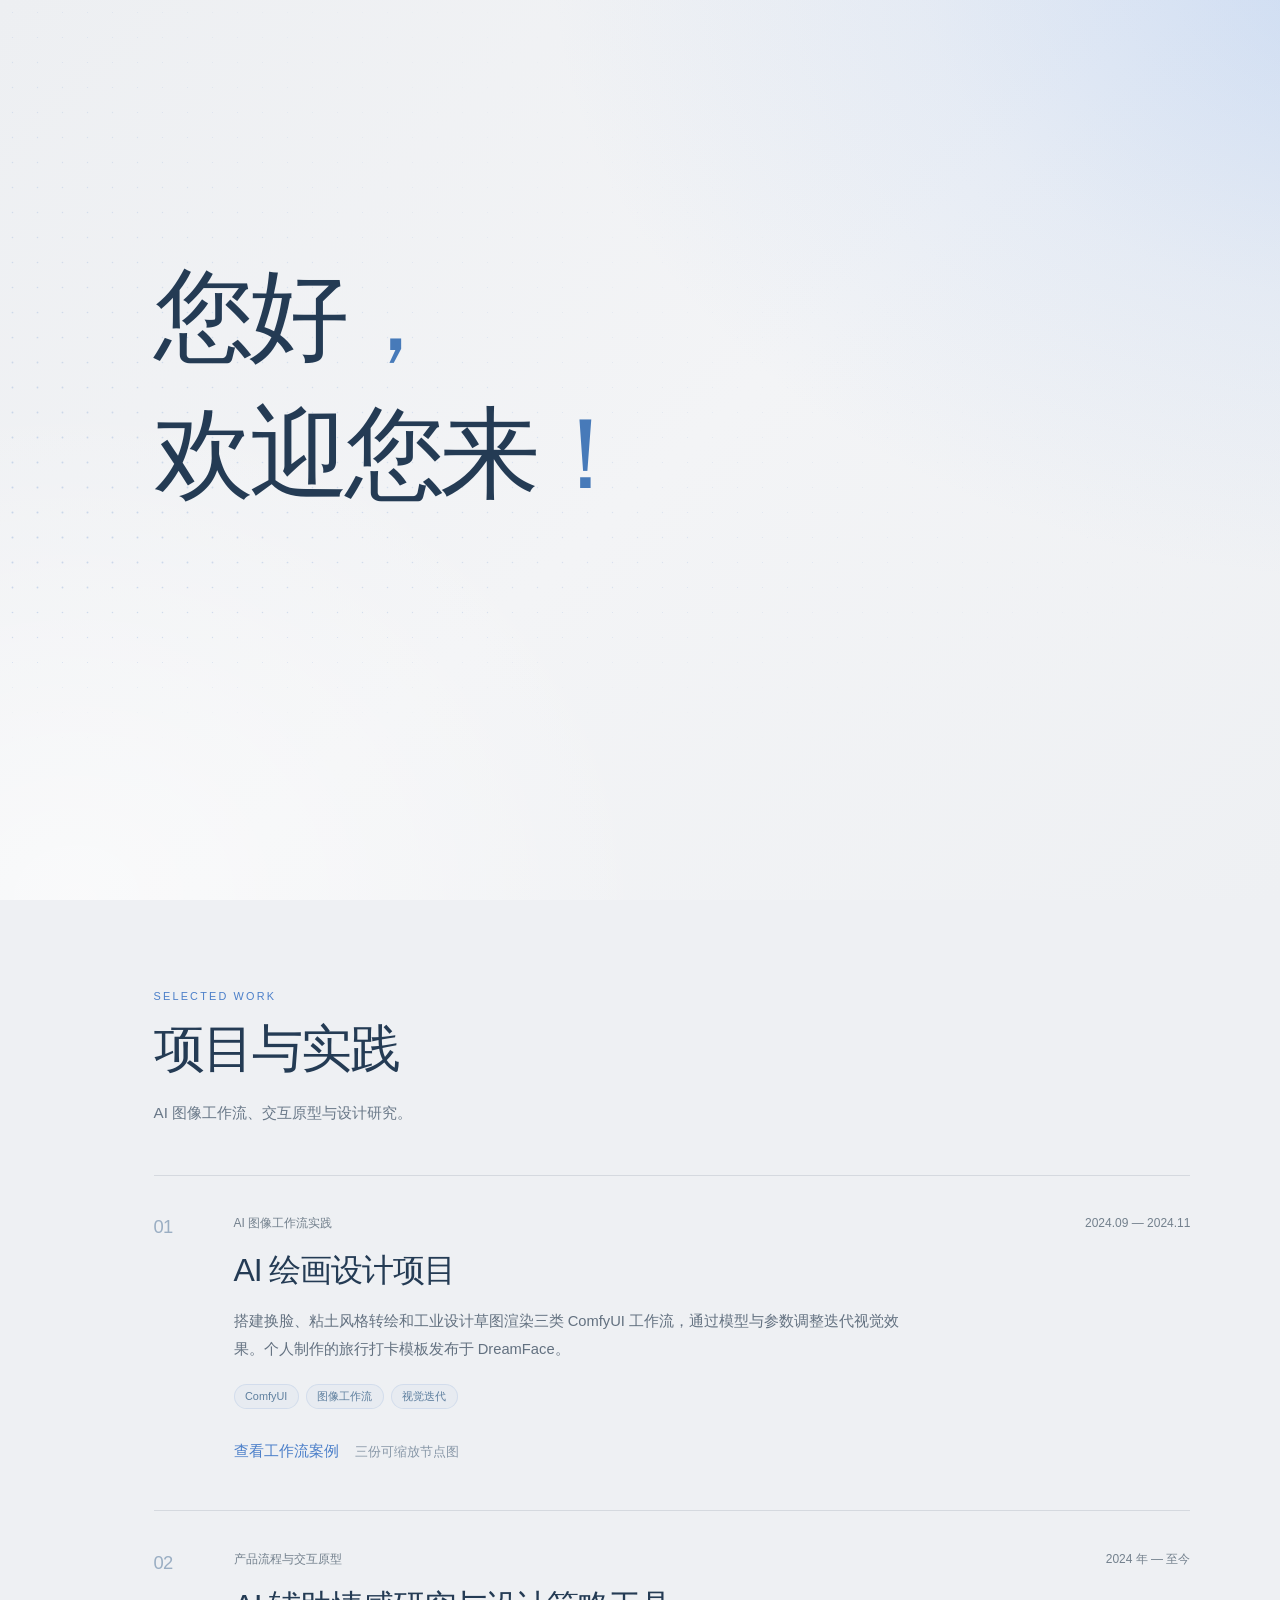
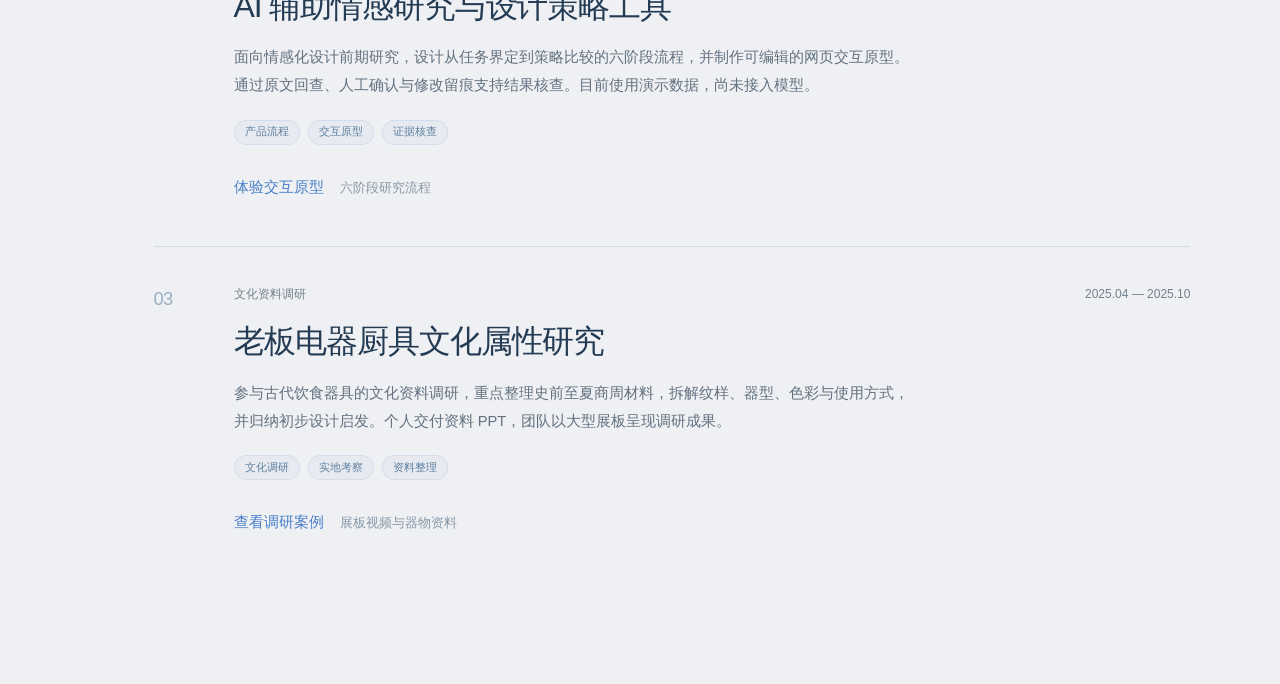
<file: index.html>
<!doctype html>
<html lang="zh-CN">
  <head>
    <meta charset="UTF-8">
    <meta name="viewport" content="width=device-width, initial-scale=1">
    <meta name="format-detection" content="telephone=no,email=no,address=no">
    <meta name="theme-color" content="#eef0f3">
    <meta name="description" content="徐郑豪的作品集。浙江工业大学工业设计硕士。">
    <title>徐郑豪 · 作品集</title>
    <link rel="icon" type="image/svg+xml" href="data:image/svg+xml,%3Csvg xmlns='http://www.w3.org/2000/svg' viewBox='0 0 32 32'%3E%3Crect width='32' height='32' rx='9' fill='%23eef0f3'/%3E%3Ccircle cx='10' cy='11' r='3' fill='%234b7fc9'/%3E%3Ccircle cx='22' cy='11' r='2' fill='%234b7fc9'/%3E%3Ccircle cx='10' cy='23' r='2' fill='%234b7fc9'/%3E%3Ccircle cx='22' cy='23' r='1' fill='%234b7fc9'/%3E%3C/svg%3E">
    <link rel="stylesheet" href="./styles.css">
    <script defer src="./dot-field.js"></script>
    <script defer src="./greeting-motion.js"></script>
    <script defer src="./app.js"></script>
  </head>
  <body>
    <div class="atmosphere" aria-hidden="true"></div>
    <main aria-label="作品集">
      <section class="welcome" aria-label="作品集首页">
      <canvas class="dot-field" aria-hidden="true"></canvas>
      <header class="masthead intro-entry">
        <span class="owner-name">徐郑豪</span>
        <span class="portfolio-label" lang="en">PORTFOLIO</span>
      </header>
      <h1 class="greeting" aria-label="您好，欢迎您来！" data-playing="false">
        <span class="greeting-line" aria-hidden="true"><span class="greeting-phrase">您好<span class="punctuation">，</span></span></span>
        <span class="greeting-line" aria-hidden="true"><span class="greeting-phrase">欢迎您来<span class="punctuation">！</span></span></span>
      </h1>
      <section class="personal-info" aria-label="个人信息与联系方式">
        <div class="identity intro-entry">
          
          <p>浙江工业大学 · 工业设计硕士<br>关注生成式 AI 与用户体验</p>
        </div>
        <address class="contact-info intro-entry">
          <span class="contact-item"><span class="contact-label">邮箱</span><span>330514308@qq.com</span></span>
          <span class="contact-item"><span class="contact-label">电话</span><span>152 5771 7583</span></span>
        </address>
      </section>
      <div class="scroll-cue intro-entry" aria-hidden="true"><span>向下，看看我的项目</span><span class="scroll-arrow">↓</span></div>
      </section>
      <section class="projects" aria-labelledby="projects-title">
        <div class="projects-inner">
          <header class="projects-heading scroll-reveal">
            <p class="section-label" lang="en">SELECTED WORK</p>
            <h2 id="projects-title">项目与实践</h2>
            <p class="projects-intro">AI 图像工作流、交互原型与设计研究。</p>
          </header>
          <div class="project-list">
            <article class="project-entry scroll-reveal" aria-labelledby="project-title-1">
              <span class="project-number" aria-hidden="true">01</span>
              <div class="project-content">
                <div class="project-meta"><span>AI 图像工作流实践</span><span>2024.09 — 2024.11</span></div>
                <h3 id="project-title-1">AI 绘画设计项目</h3>
                <p class="project-description">搭建换脸、粘土风格转绘和工业设计草图渲染三类 ComfyUI 工作流，通过模型与参数调整迭代视觉效果。个人制作的旅行打卡模板发布于 DreamFace。</p>
                <ul class="project-tags" aria-label="项目关键词"><li>ComfyUI</li><li>图像工作流</li><li>视觉迭代</li></ul>
                <a class="project-case-link" href="./cases.html#workflows">查看工作流案例<span>三份可缩放节点图</span></a>
              </div>
            </article>
            <article class="project-entry scroll-reveal" aria-labelledby="project-title-2">
              <span class="project-number" aria-hidden="true">02</span>
              <div class="project-content">
                <div class="project-meta"><span>产品流程与交互原型</span><span>2024 年 — 至今</span></div>
                <h3 id="project-title-2">AI 辅助情感研究与设计策略工具</h3>
                <p class="project-description">面向情感化设计前期研究，设计从任务界定到策略比较的六阶段流程，并制作可编辑的网页交互原型。通过原文回查、人工确认与修改留痕支持结果核查。目前使用演示数据，尚未接入模型。</p>
                <ul class="project-tags" aria-label="项目关键词"><li>产品流程</li><li>交互原型</li><li>证据核查</li></ul>
                <a class="project-case-link" href="./cases.html#prototype">体验交互原型<span>六阶段研究流程</span></a>
              </div>
            </article>
            <article class="project-entry scroll-reveal" aria-labelledby="project-title-3">
              <span class="project-number" aria-hidden="true">03</span>
              <div class="project-content">
                <div class="project-meta"><span>文化资料调研</span><span>2025.04 — 2025.10</span></div>
                <h3 id="project-title-3">老板电器厨具文化属性研究</h3>
                <p class="project-description">参与古代饮食器具的文化资料调研，重点整理史前至夏商周材料，拆解纹样、器型、色彩与使用方式，并归纳初步设计启发。个人交付资料 PPT，团队以大型展板呈现调研成果。</p>
                <ul class="project-tags" aria-label="项目关键词"><li>文化调研</li><li>实地考察</li><li>资料整理</li></ul>
                <a class="project-case-link" href="./cases.html#research">查看调研案例<span>展板视频与器物资料</span></a>
              </div>
            </article>
          </div>
        </div>
      </section>
    </main>
  </body>
</html>
</file>
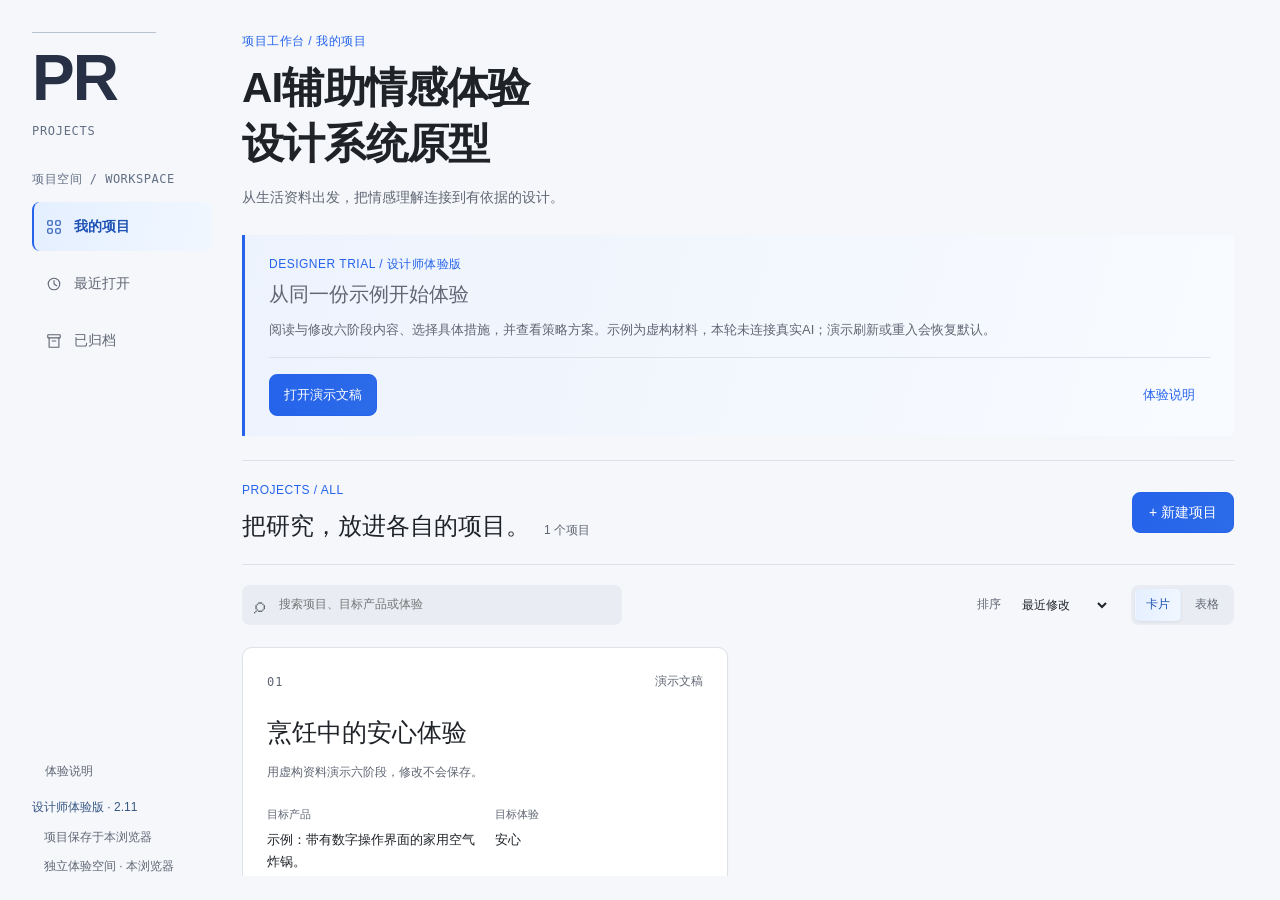
<file: demos/emotion/index.html>
<!doctype html>
<html lang="zh-CN">
<head>
  <meta charset="utf-8">
  <meta name="viewport" content="width=device-width, initial-scale=1">
  <meta name="color-scheme" content="light">
  <meta name="robots" content="noindex, nofollow">
  <link rel="icon" type="image/svg+xml" href="favicon.svg">
  <meta name="description" content="面向设计师的情感体验研究可点击原型。所有示例资料及候选结果均为演示内容。">
  <title>情感体验设计系统 · 设计师体验版</title>
  <link rel="stylesheet" href="app.css">
  <script defer src="data.js"></script>
  
  <script defer src="appraisal-core.js"></script>
  <script defer src="pattern-core.js"></script>
  <script defer src="translation-core.js"></script>
  <script defer src="measure-core.js"></script>
  <script defer src="export-core.js"></script>
  <script defer src="export-view.js"></script>
  <script defer src="workflow-navigation.js"></script>
  <script defer src="project-store.js"></script>
  
  <script defer src="motion.js"></script>
  <script defer src="app.js"></script>
</head>
<body>
  <div class="app-shell">
    <div class="workspace">
      <aside class="chapter-sidebar" aria-label="项目与研究阶段导航">
        <div class="chapter-mark"><span id="chapter-number">00</span><span id="chapter-caption">PROJECTS</span></div>
        <button id="back-to-hub" type="button" data-action="back-to-hub" hidden><svg viewBox="0 0 16 16" aria-hidden="true" focusable="false"><path d="m7 4-4 4 4 4M3 8h10"/></svg>返回项目</button>
        <p id="sidebar-label" class="sidebar-label">项目空间 / WORKSPACE</p>
        <nav id="home-nav" aria-label="项目空间">
          <button type="button" data-hub-view="all" class="active" aria-current="page"><svg viewBox="0 0 18 18" aria-hidden="true" focusable="false"><rect x="2" y="2" width="5" height="5" rx="1"/><rect x="11" y="2" width="5" height="5" rx="1"/><rect x="2" y="11" width="5" height="5" rx="1"/><rect x="11" y="11" width="5" height="5" rx="1"/></svg><span>我的项目</span></button>
          <button type="button" data-hub-view="recent"><svg viewBox="0 0 18 18" aria-hidden="true" focusable="false"><circle cx="9" cy="9" r="6.5"/><path d="M9 5v4l3 2"/></svg><span>最近打开</span></button>
          <button type="button" data-hub-view="archived"><svg viewBox="0 0 18 18" aria-hidden="true" focusable="false"><rect x="2" y="2" width="14" height="3.5" rx=".5"/><path d="M3.5 5.5V16h11V5.5M7 9h4"/></svg><span>已归档</span></button>
        </nav>
        <nav id="stage-nav" aria-label="研究阶段" hidden>
          <button type="button" data-stage="task" class="active" aria-current="step"><span class="nav-number">01</span><span>任务界定</span></button>
          <button type="button" data-stage="events" disabled aria-label="情感事件，未开放" title="完成当前阶段并点击下一步后开放"><span class="nav-number">02</span><span>情感事件</span><span class="stage-lock" aria-hidden="true"><svg viewBox="0 0 16 18" focusable="false" fill="none"><rect x="2.25" y="7.5" width="11.5" height="8.5" rx="1.5"/><path d="M4.5 7.5V5a3.5 3.5 0 0 1 7 0v2.5"/><path d="M8 11v2"/></svg></span></button>
          <button type="button" data-stage="causes" disabled aria-label="原因解释，未开放" title="完成前序阶段并点击下一步后开放"><span class="nav-number">03</span><span>原因解释</span><span class="stage-lock" aria-hidden="true"><svg viewBox="0 0 16 18" focusable="false" fill="none"><rect x="2.25" y="7.5" width="11.5" height="8.5" rx="1.5"/><path d="M4.5 7.5V5a3.5 3.5 0 0 1 7 0v2.5"/><path d="M8 11v2"/></svg></span></button>
          <button type="button" data-stage="patterns" disabled aria-label="评价模式，未开放" title="完成前序阶段并点击下一步后开放"><span class="nav-number">04</span><span>评价模式</span><span class="stage-lock" aria-hidden="true"><svg viewBox="0 0 16 18" focusable="false" fill="none"><rect x="2.25" y="7.5" width="11.5" height="8.5" rx="1.5"/><path d="M4.5 7.5V5a3.5 3.5 0 0 1 7 0v2.5"/><path d="M8 11v2"/></svg></span></button>
          <button type="button" data-stage="directions" disabled aria-label="设计转译，未开放" title="完成前序阶段并点击下一步后开放"><span class="nav-number">05</span><span>设计转译</span><span class="stage-lock" aria-hidden="true"><svg viewBox="0 0 16 18" focusable="false" fill="none"><rect x="2.25" y="7.5" width="11.5" height="8.5" rx="1.5"/><path d="M4.5 7.5V5a3.5 3.5 0 0 1 7 0v2.5"/><path d="M8 11v2"/></svg></span></button>
          <button type="button" data-stage="strategies" disabled aria-label="策略比较，未开放" title="完成前序阶段并点击下一步后开放"><span class="nav-number">06</span><span>策略比较</span><span class="stage-lock" aria-hidden="true"><svg viewBox="0 0 16 18" focusable="false" fill="none"><rect x="2.25" y="7.5" width="11.5" height="8.5" rx="1.5"/><path d="M4.5 7.5V5a3.5 3.5 0 0 1 7 0v2.5"/><path d="M8 11v2"/></svg></span></button>
        </nav>
        <div class="sidebar-footer">
          <div class="sidebar-tools" aria-label="项目工具">
            <button type="button" data-action="history">修订记录</button>
            <button type="button" data-action="help">体验说明</button>
            <p class="small experience-label">设计师体验版 · 2.11</p>
          </div>
          <div class="sidebar-notes"><p id="mode-note" class="small" hidden></p><p id="save-status" class="small" role="status">仅保存在当前浏览器</p></div>
          <p id="project-name" class="small project-context">尚未打开项目</p>
        </div>
      </aside>
      <div class="research-workspace">
        <section class="page-heading" aria-labelledby="page-title">
          <p id="page-eyebrow" class="eyebrow">项目总控台 / PROJECTS</p>
          <h1 id="page-title">AI辅助<br>情感体验设计系统原型。</h1>
          <p id="page-note">从项目开始，整理生活资料，逐步形成情感体验设计判断。</p>
        </section>
        <main id="content" class="scroll-region" aria-label="当前研究内容" tabindex="0">
          <div class="paper-wrap"><div class="tab-label">RESEARCH FILE</div><article class="paper empty"><p>正在打开项目空间……</p><noscript><p>请启用 JavaScript，以使用此可点击原型。</p></noscript></article></div>
        </main>
      </div>
    </div>
  </div>
  <button id="return-to-origin" type="button" data-action="back-reference" aria-label="返回之前的位置" title="返回之前的位置" hidden><svg viewBox="0 0 24 24" aria-hidden="true" fill="none"><path d="M9 6 3 12l6 6M4 12h10a6 6 0 0 0 6-6" stroke="currentColor" stroke-width="1.7" stroke-linecap="round" stroke-linejoin="round"/></svg></button>
  <div id="toast" role="status" aria-live="polite" aria-atomic="true" hidden></div>
  <dialog id="dialog" aria-label="项目对话框"><div id="dialog-content"></div></dialog>
</body>
</html>
</file>
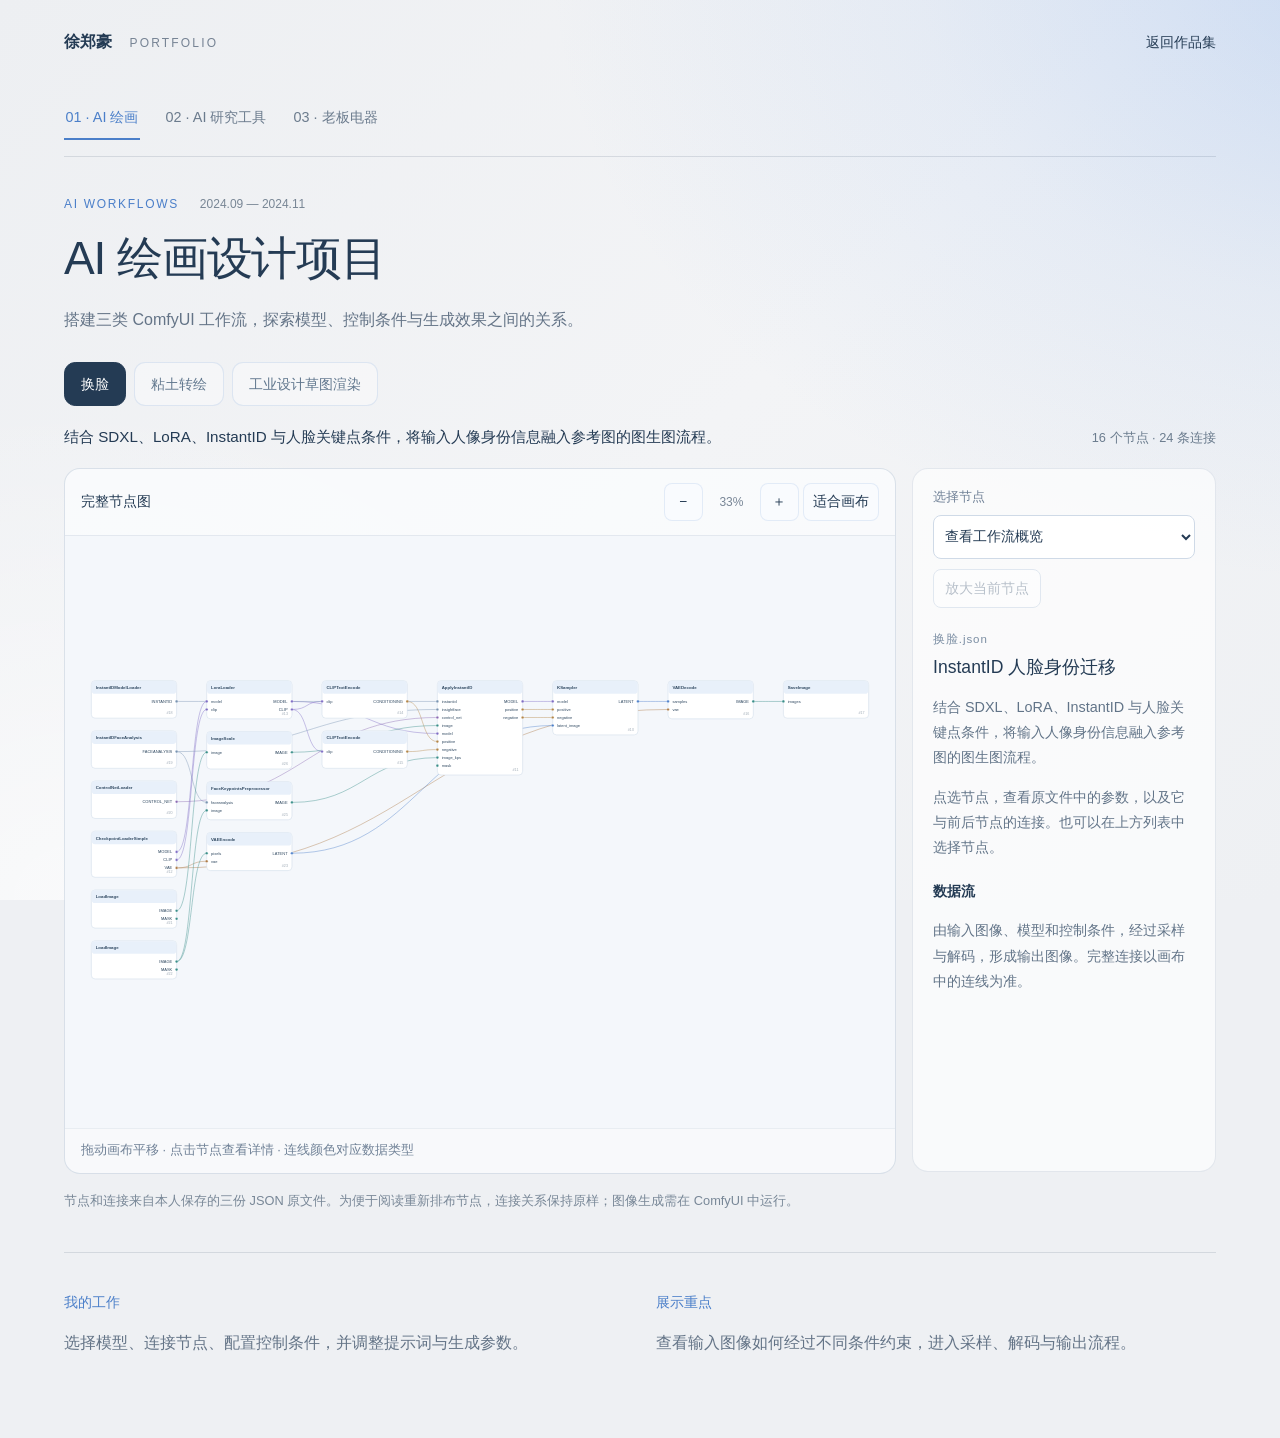
<file: cases.html>
<!doctype html>
<html lang="zh-CN">
<head>
  <meta charset="UTF-8">
  <meta name="viewport" content="width=device-width, initial-scale=1">
  <meta name="theme-color" content="#eef0f3">
  <title>项目展示 · 徐郑豪</title>
  <link rel="stylesheet" href="./styles.css">
  <link rel="stylesheet" href="./cases.css">
  <script defer src="./cases.js"></script>
</head>
<body>
  <div class="atmosphere" aria-hidden="true"></div>
  <header class="case-header">
    <a class="case-brand" href="./">徐郑豪<span>PORTFOLIO</span></a>
    <a class="back-home" href="./#projects-title">返回作品集</a>
  </header>
  <main class="case-main">
    <nav class="case-nav" aria-label="选择项目">
      <a href="#workflows" data-case="workflows" aria-current="page">01 · AI 绘画</a>
      <a href="#prototype" data-case="prototype">02 · AI 研究工具</a>
      <a href="#research" data-case="research">03 · 老板电器</a>
    </nav>

    <section class="case-section" id="workflows" aria-labelledby="workflow-title">
      <header class="case-heading">
        <p class="case-eyebrow">AI WORKFLOWS <span>2024.09 — 2024.11</span></p>
        <h1 id="workflow-title">AI 绘画设计项目</h1>
        <p>搭建三类 ComfyUI 工作流，探索模型、控制条件与生成效果之间的关系。</p>
      </header>
      <div class="workflow-tabs" role="group" aria-label="选择工作流">
        <button type="button" data-workflow="0" aria-pressed="true">换脸</button>
        <button type="button" data-workflow="1" aria-pressed="false">粘土转绘</button>
        <button type="button" data-workflow="2" aria-pressed="false">工业设计草图渲染</button>
      </div>
      <div class="workflow-caption">
        <p id="workflow-summary">正在读取工作流……</p>
        <span id="graph-counts"></span>
      </div>
      <div class="workflow-workspace">
        <div class="graph-panel">
          <div class="graph-toolbar">
            <span>完整节点图</span>
            <div class="graph-tools" aria-label="节点图视图控制">
              <button type="button" id="zoom-out" aria-label="缩小节点图">−</button>
              <output id="zoom-label" aria-label="当前缩放比例">100%</output>
              <button type="button" id="zoom-in" aria-label="放大节点图">＋</button>
              <button type="button" id="fit-graph">适合画布</button>
            </div>
          </div>
          <div id="graph-viewport" class="graph-viewport" tabindex="0" aria-label="工作流节点画布，可拖动平移，使用缩放按钮放大">
            <svg id="workflow-svg" xmlns="http://www.w3.org/2000/svg" aria-label="ComfyUI 工作流节点与连接" role="group"></svg>
            <p class="graph-state" id="graph-state" role="status">正在打开节点图……</p>
          </div>
          <p class="graph-hint">拖动画布平移 · 点击节点查看详情 · 连线颜色对应数据类型</p>
        </div>
        <aside class="node-inspector" aria-labelledby="node-title">
          <label for="node-selector">选择节点</label>
          <select id="node-selector"><option value="">查看工作流概览</option></select>
          <button type="button" id="focus-node" disabled>放大当前节点</button>
          <p class="node-kicker" id="node-kicker">WORKFLOW</p>
          <h2 id="node-title">工作流概览</h2>
          <div id="node-details"><p>节点类型、参数与输入输出会在这里显示。</p></div>
        </aside>
      </div>
      <div class="case-footnotes">
        <p>节点和连接来自本人保存的三份 JSON 原文件。为便于阅读重新排布节点，连接关系保持原样；图像生成需在 ComfyUI 中运行。</p>
        
      </div>
      <section class="work-context" aria-label="个人实践范围">
        <div><span>我的工作</span><p>选择模型、连接节点、配置控制条件，并调整提示词与生成参数。</p></div>
        <div><span>展示重点</span><p>查看输入图像如何经过不同条件约束，进入采样、解码与输出流程。</p></div>
      </section>
    </section>

    <section class="case-section" id="prototype" aria-labelledby="prototype-title" hidden>
      <header class="case-heading">
        <p class="case-eyebrow">INTERACTIVE PROTOTYPE <span>2024 — 至今</span></p>
        <h1 id="prototype-title">AI 辅助情感研究与设计策略工具</h1>
        <p>将情感事件、原因解释与设计方向连接起来，在每一步保留设计师的判断和原始依据。</p>
      </header>
      <div class="prototype-intro">
        <div>
          <p class="small-label">体验一个示例</p>
          <h2>从“安心”的生活资料，探索空气炸锅的设计方向。</h2>
          <p>可以编辑事件、核查依据、选择设计措施，再查看形成的策略方案。示例资料与候选结果均为虚构演示，当前没有真实 AI 调用。</p>
        </div>
        <a class="case-primary" href="./demos/emotion/index.html#project/demo/task" target="_blank" rel="noopener">独立窗口体验</a>
      </div>
      <div class="prototype-path" role="group" aria-label="选择要体验的研究阶段">
        <button type="button" data-stage="task" aria-pressed="true"><span>01</span>任务界定</button>
        <button type="button" data-stage="events" aria-pressed="false"><span>02</span>情感事件</button>
        <button type="button" data-stage="causes" aria-pressed="false"><span>03</span>原因解释</button>
        <button type="button" data-stage="patterns" aria-pressed="false"><span>04</span>评价模式</button>
        <button type="button" data-stage="directions" aria-pressed="false"><span>05</span>设计转译</button>
        <button type="button" data-stage="strategies" aria-pressed="false"><span>06</span>策略比较</button>
      </div>
      <p class="stage-guidance" id="stage-guidance">先看任务中的目标用户、目标产品和希望形成的体验。</p>
      <div class="prototype-frame-wrap">
        <div class="frame-toolbar"><span>可点击原型 · 2.11</span><span>演示数据</span></div>
        <iframe id="prototype-frame" title="AI 辅助情感研究与设计策略工具可点击原型" data-src="./demos/emotion/index.html#project/demo/task"></iframe>
      </div>
      <section class="work-context" aria-label="原型设计思考">
        <div><span>依据可回查</span><p>将分析与原始资料关联，允许回到事件和上下文核查判断。</p></div>
        <div><span>人工确认与修改</span><p>保留编辑、确认、修改记录与下游复查提示，支持设计师校正推演。</p></div>
        <div><span>我的工作</span><p>研究流程与信息结构设计；借助 AI 生成代码，通过需求描述与反馈迭代网页原型。</p></div>
      </section>
    </section>

    <section class="case-section" id="research" aria-labelledby="research-title" hidden>
      <header class="case-heading">
        <p class="case-eyebrow">CULTURAL RESEARCH <span>2025.04 — 2025.10</span></p>
        <h1 id="research-title">老板电器厨具文化属性研究</h1>
        <p>通过博物馆考察与资料整理，梳理古代饮食器具的纹样、器型、色彩与使用方式。</p>
      </header>
      <div class="research-opening">
        <div class="research-overview">
          <p class="small-label">从器物资料到初步设计启发</p>
          <h2>让调研资料可以被比较、理解和继续使用。</h2>
          <p>个人重点整理史前至夏商周材料，以 PPT 记录器物特征，并归纳初步设计启发。团队将不同历史时期的资料整理成大型展板。</p>
          <dl class="research-facts">
            <div><dt>个人参与</dt><dd>考察、资料整理、特征拆解与初步启发</dd></div>
            <div><dt>个人交付</dt><dd>史前至夏商周资料 PPT</dd></div>
            <div><dt>团队呈现</dt><dd>大型文化调研展板</dd></div>
          </dl>
        </div>
        <figure class="research-video">
          <video id="research-video" controls playsinline preload="none" poster="./materials/robam/exhibition-cover.jpg" aria-label="团队大型文化调研展板现场视频">
            <source src="./materials/robam/exhibition.mp4" type="video/mp4">
            您的浏览器不支持播放视频。
          </video>
          <figcaption>团队调研展板现场记录 · 约 18 秒</figcaption>
          <p class="video-feedback" role="status" hidden>视频暂时无法读取。图文资料仍可查看。</p>
        </figure>
      </div>
      <section class="artifact-gallery" aria-labelledby="gallery-title">
        <header class="gallery-heading"><div><p class="small-label">RESEARCH NOTES</p><h2 id="gallery-title">三份器物资料摘选</h2></div><p>图片与文字摘自本人整理的研究 PPT。</p></header>
        <div class="artifact-tabs" role="group" aria-label="选择器物资料">
          <button type="button" data-artifact="0" aria-pressed="true">漩涡纹尖底瓶</button>
          <button type="button" data-artifact="1" aria-pressed="false">双鼻陶壶</button>
          <button type="button" data-artifact="2" aria-pressed="false">作册般甗</button>
        </div>
        <div class="artifact-display">
          <figure class="artifact-image-wrap">
            <button id="enlarge-artifact" type="button" aria-label="放大查看器物图片"><img id="artifact-image" alt="" loading="lazy"></button>
            <figcaption id="artifact-source"></figcaption>
          </figure>
          <div class="artifact-notes">
            <p id="artifact-period" class="small-label"></p>
            <h3 id="artifact-name"></h3>
            <p id="artifact-summary"></p>
            <dl id="artifact-details"></dl>
            <details class="source-excerpts"><summary>查看 PPT 原文摘录</summary><div id="artifact-excerpts"></div></details>
            <p id="artifact-boundary" class="source-note"></p>
          </div>
        </div>
      </section>
      <p class="case-footnote">以上呈现资料整理和初步设计思考。</p>
    </section>
    <p id="case-error" class="case-error" role="alert" hidden></p>
  </main>
  <dialog id="image-dialog" aria-label="器物图片大图">
    <button type="button" id="close-image">关闭大图</button>
    <img id="dialog-image" alt="">
    <p id="dialog-caption"></p>
  </dialog>
</body>
</html>
</file>
<file: styles.css>
:root {
  color-scheme: light;
  --paper: #eef0f3;
  --ink: #243b54;
  --accent: #4b7fc9;
  --wash: 126, 170, 235;
  --punctuation: #477ab9;
  --content-left: clamp(1.5rem, 12vw, 15rem);
  font-family: -apple-system, BlinkMacSystemFont, "Segoe UI", "Microsoft YaHei", "PingFang SC", sans-serif;
}
* { box-sizing: border-box; }
html, body { margin: 0; min-width: 280px; min-height: 100%; }
body { position: relative; isolation: isolate; background: var(--paper); color: var(--ink); }
.welcome { position: relative; isolation: isolate; min-height: 100svh; overflow: clip; }
.atmosphere {
  position: fixed;
  inset: 0;
  z-index: -2;
  background:
    radial-gradient(ellipse 87% 93% at 108% -5%, rgba(var(--wash), .34) 0%, rgba(var(--wash), .11) 42%, rgba(var(--wash), 0) 75%),
    radial-gradient(ellipse 60% 74% at 6% 100%, rgba(255, 255, 255, .56), rgba(255, 255, 255, 0) 76%),
    linear-gradient(138deg, #edeff2 0%, #f3f4f6 52%, #eef0f3 100%);
  pointer-events: none;
}
.dot-field { position: absolute; inset: 0; z-index: -1; width: 100%; height: 100%; pointer-events: none; }
:root[data-intro="pending"] .intro-entry { visibility: hidden; }
.masthead {
  position: absolute;
  top: clamp(1.75rem, 5svh, 3.5rem);
  left: var(--content-left);
  right: clamp(1.5rem, 5vw, 5rem);
  display: flex;
  justify-content: space-between;
  align-items: center;
  gap: 2rem;
  font-size: .9rem;
}
.owner-name { font-weight: 600; letter-spacing: .12em; }
.portfolio-label { font-size: .72rem; letter-spacing: .22em; color: #697888; }
.greeting {
  position: relative;
  margin: 0;
  padding-top: clamp(7rem, 27.5svh, 26rem);
  margin-left: var(--content-left);
  width: max-content;
  max-width: calc(100% - 3rem);
  font-size: clamp(3.5rem, 7.8vw, 7.75rem);
  font-weight: 500;
  line-height: 1.26;
  color: var(--ink);
}
.greeting-line { display: block; width: max-content; padding-block: .06em; white-space: nowrap; }
.greeting-phrase { display: block; height: 1.26em; line-height: 1.26; letter-spacing: -.045em; }
.punctuation { color: var(--punctuation); }
.personal-info { margin: 1.8rem 2rem 5rem var(--content-left); max-width: 38rem; }
.identity h2 { margin: 0 0 .55rem; font-size: 1.03rem; line-height: 1.5; font-weight: 600; letter-spacing: .04em; }
.identity p { margin: 0; color: #697888; font-size: .9rem; line-height: 1.85; }
.contact-info { display: flex; flex-wrap: wrap; gap: .45rem 1.5rem; margin-top: 1.2rem; font-style: normal; font-size: .85rem; line-height: 1.6; }
.contact-item { display: inline-flex; align-items: center; gap: .6rem; color: var(--ink); padding-block: .2rem; }
.contact-label { color: #73808d; font-size: .75rem; }
.scroll-cue { position: absolute; left: var(--content-left); bottom: 2.6rem; display: flex; align-items: center; gap: 1.1rem; color: #73808d; font-size: .75rem; letter-spacing: .03em; }
.scroll-arrow { color: var(--accent); font-size: 1.25rem; line-height: 1; }
.projects { position: relative; padding: clamp(4rem, 7vw, 7rem) clamp(1.5rem, 7vw, 7rem) clamp(5rem, 8vw, 8rem) var(--content-left); }
.projects-inner { max-width: 69rem; }
.section-label { margin: 0 0 .95rem; color: var(--accent); font-size: .68rem; letter-spacing: .2em; }
.projects-heading h2 { margin: 0 0 1.15rem; font-size: clamp(2rem, 4vw, 3.5rem); font-weight: 500; line-height: 1.25; letter-spacing: -.035em; }
.projects-intro { margin: 0; color: #697888; font-size: .95rem; line-height: 1.8; }
.project-list { margin-top: 3rem; }
.project-entry { display: grid; grid-template-columns: 3.5rem minmax(0, 1fr); gap: 1.5rem; padding: 2.4rem 0 2.6rem; border-top: 1px solid rgba(36,59,84,.12); }
.project-number { padding-top: .15rem; color: #9aaec3; font-size: 1.15rem; font-weight: 400; letter-spacing: -.04em; }
.project-meta { display: flex; justify-content: space-between; flex-wrap: wrap; gap: .4rem 1.2rem; color: #73808d; font-size: .75rem; line-height: 1.6; }
.project-content h3 { margin: .8rem 0 .9rem; font-size: clamp(1.35rem, 2.6vw, 2rem); font-weight: 500; line-height: 1.5; letter-spacing: -.035em; text-wrap: balance; }
.project-description { max-width: 43rem; margin: 0; color: #637180; font-size: .92rem; line-height: 1.9; }
.project-tags { display: flex; flex-wrap: wrap; gap: .45rem; list-style: none; margin: 1.25rem 0 0; padding: 0; color: #5d7e9e; font-size: .68rem; }
.project-tags li { padding: .28rem .65rem; border: 1px solid rgba(75,127,201,.13); border-radius: 999px; background: rgba(75,127,201,.035); }
.project-case-link { display: inline-flex; flex-wrap: wrap; align-items: baseline; gap: .4rem 1rem; margin-top: 1.5rem; color: var(--accent); font-size: .95rem; text-decoration: none; line-height: 1.7; padding-block: .3rem; }
.project-case-link span { color: #8998a8; font-size: .8rem; }
.project-case-link:hover { text-decoration: underline; text-underline-offset: .25em; }
.project-case-link:focus-visible { outline: 2px solid var(--accent); outline-offset: 4px; border-radius: .2rem; }
.scroll-reveal { transition: opacity 850ms ease, transform 850ms cubic-bezier(.2,.7,.3,1), filter 850ms ease; }
.scroll-reveal[data-reveal="pending"] { opacity: 0; transform: translateY(22px); filter: blur(3px); }
.scroll-reveal[data-reveal="shown"] { opacity: 1; transform: translateY(0); filter: blur(0); }
@media (max-width: 800px), (max-height: 650px) {
  .scroll-cue { bottom: 5.5rem; }
  .personal-info { margin-bottom: 8.5rem; }
}
@media (max-width: 640px) {
  :root { --content-left: clamp(1.5rem, 8vw, 2.25rem); }
  .masthead { right: var(--content-left); }
  .greeting { padding-top: max(6rem, 26svh); font-size: min(clamp(2rem, 12vw, 5rem), calc((100vw - 3rem) / 5)); line-height: 1.36; }
  .greeting-phrase { height: 1.36em; line-height: 1.36; }
  .personal-info { margin-top: 1.6rem; margin-bottom: 8.5rem; }
  .contact-info { flex-direction: column; align-items: flex-start; gap: .35rem; margin-top: 1rem; }
  .scroll-cue { bottom: 5.5rem; }
  .projects { padding-right: var(--content-left); }
  .project-list { margin-top: 2.25rem; }
  .project-entry { grid-template-columns: 1.6rem minmax(0, 1fr); gap: .75rem; padding-block: 2rem; }
  .project-number { font-size: .9rem; }
  .project-meta { flex-direction: column; gap: .25rem; font-size: .7rem; }
  .project-content h3 { font-size: 1.35rem; }
  .project-description { font-size: .875rem; }
}
@media (max-height: 650px) {
  .welcome { min-height: 560px; }
  .greeting { padding-top: 7rem; }
}
@media (max-height: 500px) and (min-width: 641px) {
  .greeting { font-size: clamp(2.75rem, 6.5vw, 5.5rem); }
}
@media (prefers-reduced-motion: reduce) {
  *, *::before, *::after { animation: none !important; transition: none !important; }
  .scroll-reveal { opacity: 1 !important; transform: none !important; filter: none !important; }
}
</file>
<file: demos/emotion/app.css>
:root {
  --bg: #f5f7fb;
  --paper: #ffffff;
  --ink: #1f2328;
  --muted: #606673;
  --line: #dde1e8;
  --accent: #2563eb;
  --soft: #eef3ff;
  --radius: 8px;
  --accent-strong: #1d4ed8;
  --selection: var(--accent);
  --selection-soft: #eaf2ff;
  --selection-gradient: linear-gradient(100deg, #e4efff 0%, #f1f7ff 100%);
  --blue-gradient: linear-gradient(105deg, #2563eb 0%, #2c6be8 100%);
  --warning-gradient: linear-gradient(105deg, #fff1d3 0%, #fff9ed 100%);
  --notice-gradient: linear-gradient(105deg, #edf3fd 0%, #f8fbff 100%);
  --motion-selection: 200ms;
  --motion-retract: 200ms;
  --ui-font: 'Inter', 'Segoe UI', 'Microsoft YaHei', 'PingFang SC', sans-serif;
  --ease-ui: cubic-bezier(.22,.68,.25,1);
  --motion-press: 80ms;
  --motion-feedback: 120ms;
  --motion-card: 240ms;
  --motion-reveal: 280ms;
  color-scheme: light;
  font-family: var(--ui-font);
  color: var(--ink);
  background: var(--bg);
  font-size: 14px;
  line-height: 1.65;
}
* { box-sizing: border-box; }
[hidden] { display: none !important; }
html, body { height: 100%; margin: 0; overflow: hidden; }
body { overflow-wrap: anywhere; }
h1, h2, h3, h4, p { margin: 0; }
h2, h3, h4 { font-weight: 500; }
h2 { font-size: 20px; line-height: 1.5; }
h3 { font-size: 17px; line-height: 1.6; }
a { color: var(--accent); text-underline-offset: 3px; }
button, input, textarea, select { font: inherit; }
button { min-height: 42px; display: inline-flex; align-items: center; justify-content: center; gap: 7px; padding: 9px 14px; border: 1px solid transparent; border-radius: var(--radius); color: var(--ink); background: transparent; cursor: pointer; text-align: center; }
button:hover { background: #e9edf3; }
button:disabled { cursor: default; opacity: .46; }
button:disabled:hover { background: inherit; }
:focus-visible { outline: 2px solid var(--accent); outline-offset: 3px; }
button, input, textarea, select, summary { touch-action: manipulation; }
input:not([type='checkbox']):not([type='radio']), textarea, select { display: block; width: 100%; min-width: 0; padding: 10px 12px; color: var(--ink); background: var(--paper); border: 1px solid var(--line); border-radius: var(--radius); }
input:not([type='checkbox']):not([type='radio']), select { min-height: 44px; }
textarea { min-height: 106px; line-height: 1.7; resize: vertical; }
input[type='checkbox'], input[type='radio'] { accent-color: var(--accent); width: 17px; height: 17px; flex-shrink: 0; }
label { color: var(--muted); font-size: 12px; }
small, .small, .muted { color: var(--muted); }
small, .small { font-size: 12px; }
.eyebrow { font-size: 12px; letter-spacing: .5px; color: var(--accent); }
.app-shell { height: 100vh; height: 100dvh; display: grid; grid-template-rows: minmax(0, 1fr); overflow: hidden; }
#save-status { white-space: normal; }
.workspace { min-width: 0; min-height: 0; display: grid; grid-template-columns: 180px minmax(0, 1fr); gap: 30px; padding: 32px 24px 24px 32px; overflow: hidden; }
.chapter-sidebar { min-width: 0; min-height: 0; display: flex; flex-direction: column; padding-right: 0; }
.chapter-mark { width: 124px; border-top: 1px solid var(--ink); padding-top: 13px; }
#chapter-number { display: block; font: 400 82px/.95 var(--ui-font); letter-spacing: -8px; }
#chapter-caption { display: block; margin-top: 12px; font: 12px/1.5 Consolas, monospace; letter-spacing: .7px; }
.sidebar-label { margin: 30px 0 14px; font: 12px/1.5 Consolas, 'Microsoft YaHei', monospace; letter-spacing: .5px; color: var(--muted); }
#stage-nav { display: flex; flex-direction: column; gap: 9px; }
#stage-nav button { width: 100%; display: flex; justify-content: flex-start; gap: 11px; padding: 13px 12px; border: 0; border-left: 2px solid transparent; border-radius: 0; color: var(--muted); text-align: left; }
#stage-nav .nav-number { flex-shrink: 0; font: 12px/1.5 Consolas, monospace; white-space: nowrap; }
#stage-nav button.active { color: var(--accent); background: var(--paper); border-left-color: var(--accent); }
.sidebar-tools { margin-top: auto; padding-top: 20px; display: flex; flex-direction: column; align-items: flex-start; }
.sidebar-tools button { min-height: 36px; padding: 6px 12px; font-size: 12px; color: var(--muted); text-align: left; }
.sidebar-tools button.active { color: var(--accent); }
.research-workspace { min-width: 0; min-height: 0; display: grid; grid-template-rows: auto minmax(0, 1fr); }
.page-heading { min-width: 0; padding: 0 8px 26px 0; }
#page-title { font: 400 42px/1.35 var(--ui-font); margin: 8px 0 13px; letter-spacing: -1px; }
#page-note { max-width: 900px; color: var(--muted); }
.scroll-region { min-width: 0; min-height: 0; overflow-x: hidden; overflow-y: auto; padding: 0 12px 12px 0; overscroll-behavior: contain; scrollbar-width: thin; scrollbar-color: #a9b1bf transparent; scrollbar-gutter: stable; }
.scroll-region::-webkit-scrollbar { width: 8px; }
.scroll-region::-webkit-scrollbar-thumb { background: #a9b1bf; border-radius: 8px; border: 2px solid var(--bg); }
.scroll-region:focus-visible { outline-offset: -2px; }
.paper-wrap { position: relative; padding-top: 29px; }
.tab-label { position: absolute; top: 0; left: 0; background: var(--paper); color: var(--muted); padding: 5px 20px; font: 12px/1.5 Consolas, monospace; border-radius: 8px 8px 0 0; }
.paper { position: relative; min-width: 0; background: var(--paper); padding: 28px 30px; box-shadow: 4px 5px 0 #e6e9ef, 8px 9px 0 #edf0f5; border-top: 1px solid var(--line); }
.paper + .paper, .paper-wrap + .paper-wrap { margin-top: 24px; }
.paper > h2, .paper > h3 { margin-bottom: 14px; }
.event-head { display: flex; justify-content: space-between; align-items: center; gap: 16px; padding-bottom: 20px; border-bottom: 1px solid var(--line); }
.event-head > div { min-width: 0; }
.event-head h2 { margin: 4px 0 7px; font-size: 18px; }
.stamp { display: inline-block; flex-shrink: 0; border: 1px solid var(--accent); color: var(--accent); padding: 3px 9px; font-size: 12px; line-height: 1.7; transform: none; }
.stamp.confirmed { color: #1f704b; border-color: #1f704b; }
.stamp.deferred, .stamp.warning { color: var(--accent); }
.main-reason { padding: 22px 0; }
.main-reason label { color: var(--accent); }
.main-reason p { font: 400 24px/1.8 var(--ui-font); }
.field > label { display: block; margin-bottom: 8px; font-size: 12px; }
.field > p { font-size: 16px; line-height: 1.8; }
.main-reason.field > p { font-size: 24px; }
.supports { display: grid; grid-template-columns: minmax(0, 1fr) minmax(0, 1fr); gap: 30px; padding: 20px 0; border-top: 1px solid var(--line); }
.source-pocket { border-top: 1px dashed var(--line); padding: 9px 0 13px; }
.source-pocket > button { color: var(--accent); padding-left: 0; justify-content: flex-start; text-align: left; }
details.evidence { color: var(--ink); }
details.evidence > summary { display: flex; align-items: center; gap: 8px; min-height: 42px; padding: 9px 0; color: var(--accent); cursor: pointer; list-style: none; font-size: 14px; }
details.evidence > summary::-webkit-details-marker { display: none; }
details.evidence > summary::before { content: '↗'; font-size: 16px; }
details.evidence > summary::after { content: '⌄'; margin-left: 6px; }
details.evidence[open] > summary::after { content: '⌃'; }
details.evidence > :not(summary) { margin-top: 10px; }
.evidence-body, details.evidence > .evidence-content { padding: 18px 20px; background: var(--soft); border-radius: var(--radius); }
blockquote { margin: 12px 0; border-left: 2px solid var(--line); padding-left: 16px; font-size: 17px; line-height: 1.8; }
.evidence blockquote { border-left-color: #b4c6ee; }
.evidence .context { padding-top: 12px; margin-top: 12px; border-top: 1px solid var(--line); color: var(--muted); font-size: 13px; }
.actions { display: flex; align-items: center; justify-content: space-between; flex-wrap: wrap; gap: 12px; padding-top: 16px; margin-top: 18px; border-top: 1px solid var(--line); }
.actions-left { display: flex; gap: 7px; align-items: center; flex-wrap: wrap; }
.primary { color: var(--paper); background: var(--ink); border-color: var(--ink); }
.primary:hover { color: var(--paper); background: #1d4ed8; border-color: #1d4ed8; }
.primary:disabled:hover { background: var(--ink); }
.secondary { border-color: var(--line); background: var(--paper); }
.secondary:hover { background: #eef1f6; }
.text-button { color: var(--accent); }
.next-note { margin-top: 24px; border-top: 1px solid var(--line); padding: 16px 0 8px; color: var(--muted); font-size: 12px; }
.next-note b, .next-note strong { color: var(--ink); font-weight: 500; }
.record-list { list-style: none; padding: 0; margin: 16px 0; display: flex; flex-direction: column; gap: 0; }
.record-row { display: flex; align-items: center; justify-content: space-between; gap: 16px; padding: 16px 0; border-bottom: 1px solid var(--line); }
.record-row > div:first-child { flex: 1; min-width: 0; }
.record-row h3 { margin-bottom: 4px; }
.record-row button { flex-shrink: 0; }
.record-button { display: block; width: 100%; padding: 18px 16px; border: 1px solid var(--line); border-radius: var(--radius); background: var(--paper); text-align: left; }
.record-button + .record-button { margin-top: 10px; }
.record-button.active { border-color: var(--accent); background: #eef3ff; }
.record-button h3 { margin: 3px 0 6px; }
.meta-row { display: flex; align-items: center; flex-wrap: wrap; gap: 8px 14px; color: var(--muted); font-size: 12px; }
.badge { display: inline-flex; align-items: center; gap: 5px; font-size: 12px; padding: 2px 7px; color: var(--muted); border: 1px solid var(--line); border-radius: 3px; }
.badge.confirmed { color: #1f704b; border-color: #b9dcc9; }
.badge.warning, .badge.deferred { color: var(--accent); background: #fff7e6; border-color: #e7d29d; }
.toolbar, .tabs { display: flex; align-items: center; flex-wrap: wrap; gap: 8px; margin: 16px 0; }
.toolbar { justify-content: space-between; }
.tabs button { color: var(--muted); padding: 8px 12px; }
.tabs button.active { background: var(--ink); color: var(--paper); }
.fields { display: grid; grid-template-columns: repeat(2, minmax(0, 1fr)); gap: 20px 24px; margin: 20px 0; }
.fields > label { display: block; min-width: 0; }
.fields label > input, .fields label > textarea, .fields label > select { margin-top: 8px; }
.fields label > .small { display: block; margin-top: 6px; }
.fields .full, .full { grid-column: 1 / -1; }
.form-note { font-size: 12px; color: var(--muted); line-height: 1.7; margin-top: 8px; }
.notice { margin: 16px 0; padding: 14px 18px; background: #f0f3f8; border-left: 2px solid #a9b4c5; color: var(--muted); font-size: 13px; }
.warning, .review-warning { margin: 16px 0; padding: 14px 18px; background: var(--soft); border-left: 2px solid var(--accent); color: var(--accent); font-size: 13px; }
.stamp.warning, .badge.warning { margin: 0; }
.chain { display: flex; flex-wrap: wrap; align-items: center; gap: 8px; margin: 16px 0; color: var(--muted); font-size: 12px; }
.chain button, .chain a { min-height: 34px; padding: 4px 8px; font-size: 12px; border: 1px solid var(--line); background: var(--paper); }
.strategy-grid { display: grid; grid-template-columns: repeat(2, minmax(0, 1fr)); gap: 20px; margin: 20px 0; }
.strategy-card { min-width: 0; display: flex; flex-direction: column; align-items: stretch; padding: 22px; border: 1px solid var(--line); background: var(--paper); border-radius: var(--radius); }
.strategy-card.selected { border-color: var(--accent); background: #f0f6ff; box-shadow: inset 3px 0 0 var(--accent); }
.strategy-card h3 { margin: 8px 0 14px; font: 400 22px/1.5 var(--ui-font); }
.strategy-card p { margin-bottom: 12px; }
.strategy-card .actions { margin-top: auto; }
.strategy-card .field { margin-bottom: 14px; }
.strategy-card .field > p { font-size: 14px; }
.strategy-details { margin-top: 14px; }
.strategy-details > summary { min-height: 42px; display: flex; align-items: center; color: var(--accent); cursor: pointer; }
.strategy-details ul { padding-left: 20px; }
.selection-bar { display: flex; justify-content: space-between; align-items: center; gap: 16px; flex-wrap: wrap; margin-top: 22px; padding-top: 18px; border-top: 1px solid var(--line); }
.edit-form { margin-top: 20px; }
.edit-form > label { display: block; margin: 16px 0 7px; }
.empty { padding: 36px 30px; }
.empty h2 { margin-bottom: 10px; }
.empty p { color: var(--muted); }
.revision { padding: 16px 0; border-bottom: 1px solid var(--line); }
.revision h3 { margin: 6px 0; }
.revision p { margin-top: 6px; font-size: 13px; }
.summary-list { margin: 18px 0; padding-left: 22px; }
.summary-list li { padding: 5px 0; }
.summary-list .small { display: block; }
.visually-hidden { position: absolute; width: 1px; height: 1px; margin: -1px; padding: 0; overflow: hidden; clip: rect(0, 0, 0, 0); white-space: nowrap; border: 0; }
#toast { position: fixed; z-index: 20; bottom: 22px; left: 50%; transform: translateX(-50%); max-width: min(620px, calc(100vw - 32px)); padding: 12px 20px; border-radius: var(--radius); background: var(--ink); color: var(--paper); box-shadow: 0 4px 18px #1f23281a; font-size: 13px; pointer-events: none; }
#dialog { max-width: min(780px, calc(100vw - 40px)); max-height: calc(100dvh - 48px); width: 780px; padding: 28px 30px; overflow-x: hidden; overflow-y: auto; border: 1px solid var(--line); border-radius: 6px; color: var(--ink); background: var(--paper); }
#dialog::backdrop { background: #11182755; }
#dialog-content > h2 { margin-bottom: 14px; }
#dialog-content > p { margin: 12px 0; }
#dialog .dialog-head { display: flex; justify-content: space-between; align-items: center; gap: 14px; margin-bottom: 14px; }
#dialog .dialog-head h2 { min-width: 0; }
#dialog .dialog-head button { flex-shrink: 0; }
#dialog .actions { margin-top: 22px; }

@media (max-width: 850px) {
  .workspace { grid-template-columns: 156px minmax(0, 1fr); gap: 22px; padding: 26px 16px 20px 24px; }
  #chapter-number { font-size: 68px; }
  #page-title { font-size: 35px; }
  .page-heading { padding-bottom: 22px; }
  .paper { padding: 24px; }
  .supports { grid-template-columns: 1fr; gap: 18px; }
  .strategy-grid { grid-template-columns: 1fr; }
}
@media (max-height: 820px) and (min-width: 681px) {
  .app-shell { grid-template-rows: minmax(0, 1fr); }
  .workspace { padding-top: 24px; }
  #chapter-number { font-size: 68px; }
  .sidebar-label { margin-top: 20px; margin-bottom: 10px; }
  #stage-nav { gap: 4px; }
  #stage-nav button { padding-top: 10px; padding-bottom: 10px; }
  .sidebar-tools { padding-top: 12px; }
  .sidebar-tools button { min-height: 32px; padding-top: 4px; padding-bottom: 4px; }
  #page-title { font-size: 35px; margin-top: 5px; margin-bottom: 10px; }
  .page-heading { padding-bottom: 20px; }
}
@media (max-width: 680px) {
  .app-shell { grid-template-rows: minmax(0, 1fr); }
  .workspace { grid-template-columns: minmax(0, 1fr); grid-template-rows: auto minmax(0, 1fr); gap: 18px; padding: 16px 8px 12px 16px; }
  .chapter-sidebar { display: grid; grid-template-columns: minmax(0, 1fr) auto; align-items: start; gap: 10px 12px; padding-right: 8px; }
  .chapter-mark { width: auto; min-width: 0; padding-top: 6px; display: flex; align-items: center; gap: 12px; }
  #chapter-number { font-size: 35px; letter-spacing: -2px; }
  #chapter-caption { font-size: 12px; margin-top: 0; }
  .sidebar-label { display: none; }
  #stage-nav { grid-column: 1 / -1; display: grid; grid-template-columns: repeat(3, minmax(0, 1fr)); gap: 4px; }
  #stage-nav button { min-height: 36px; gap: 5px; padding: 7px 6px; font-size: 12px; }
  .sidebar-tools { display: flex; flex-direction: row; gap: 1px; padding-top: 0; margin-top: 0; }
  .sidebar-tools button { min-height: 36px; padding: 5px 6px; font-size: 12px; }
  #page-title { font-size: 26px; margin: 4px 0 8px; letter-spacing: -.4px; }
  #page-title br { display: none; }
  .page-heading { padding-bottom: 16px; }
  #page-note { font-size: 12px; line-height: 1.65; }
  .scroll-region { padding-right: 10px; }
  .paper { padding: 22px 20px; }
  .main-reason p, .main-reason.field > p { font-size: 21px; }
  .supports, .fields { grid-template-columns: 1fr; gap: 18px; }
  .event-head { flex-wrap: wrap; gap: 10px; }
  .event-head h2 { font-size: 17px; }
  .record-row { flex-wrap: wrap; gap: 10px; }
  .record-row > div:first-child { flex-basis: 100%; }
  .actions { align-items: stretch; }
  .actions > .primary { width: 100%; }
  .actions-left { justify-content: flex-start; }
  textarea { font-size: 16px; }
  #dialog { max-width: calc(100vw - 24px); padding: 20px; max-height: calc(100dvh - 28px); }
}
@media (max-width: 440px) {
  .workspace { gap: 14px; padding-top: 12px; }
  .chapter-sidebar { gap: 8px 10px; }
  #chapter-caption { font-size: 12px; letter-spacing: 0; }
  .sidebar-tools { gap: 0; }
  .sidebar-tools button { padding-right: 4px; padding-left: 4px; }
  .sidebar-tools button[data-action='help'] { font-size: 0; width: 34px; }
  .sidebar-tools button[data-action='help']::after { content: '?'; font-size: 14px; }
  #page-title { font-size: 24px; }
  .page-heading { padding-bottom: 12px; }
  .paper { padding: 20px 16px; }
  .tab-label { padding-right: 16px; padding-left: 16px; }
  .main-reason p, .main-reason.field > p { font-size: 20px; }
  .field > p { font-size: 15px; }
  .strategy-card { padding: 18px 16px; }
  .actions-left { gap: 4px; }
  .actions-left button { padding-right: 9px; padding-left: 9px; }
}
@media (prefers-reduced-motion: reduce) {
  *, *::before, *::after { scroll-behavior: auto !important; animation: none !important; transition: none !important; }
}
@media print {
  html, body, .app-shell, .workspace, .research-workspace, .scroll-region { height: auto; overflow: visible; display: block; }
  .chapter-sidebar, .actions, .toolbar, #toast, #dialog { display: none; }
  .workspace { padding: 0; }
  .paper { box-shadow: none; border: 1px solid var(--line); break-inside: avoid; }
  .paper-wrap { margin-bottom: 24px; }
}
/* 完整流程中的来源、选择与复查状态。 */
.record-row { display: block; }
.record-row > h3 { margin: 4px 0 8px; }
.record-row > p { margin: 7px 0; }
.record-row > button, .record-row > .actions { margin-top: 12px; }
.record-row > .meta-row { margin: 9px 0; }
.record-row > details { margin-top: 10px; }
.chain { display: flex; flex-direction: column; align-items: stretch; width: 100%; gap: 10px; }
.chain > * { min-width: 0; }
.chain button, .chain a { text-align: left; justify-content: flex-start; }
.source-body { margin-top: 10px; padding: 18px 20px; background: var(--soft); border-radius: var(--radius); }
.source-body > p + p { margin-top: 10px; }
.select-option { display: flex; align-items: flex-start; gap: 10px; font-size: 14px; line-height: 1.7; color: var(--ink); cursor: pointer; }
.select-option > input { margin: 4px 0 0; }
.select-option > span { min-width: 0; }
.strategy-group + .strategy-group { margin-top: 32px; }
.toolbar > *, .meta-row > * { min-width: 0; }
.toolbar > div { display: flex; align-items: center; flex-wrap: wrap; gap: 8px; }
.meta-row { row-gap: 6px; }
.stamp.review-warning { margin: 0; padding: 3px 9px; border: 1px solid var(--accent); background: transparent; color: var(--accent); font-size: 12px; line-height: 1.7; transform: none; }
/* 连续研究流程：顶部直接进入工作区，侧栏与任务标题固定。 */
.sidebar-footer { margin-top: auto; padding-top: 18px; min-width: 0; }
.sidebar-footer .sidebar-tools { margin-top: 0; padding-top: 0; }
.sidebar-notes { display: grid; gap: 4px; margin-top: 10px; padding: 0 12px; }
.sidebar-notes p { min-width: 0; font-size: 12px; line-height: 1.6; }
.project-context { margin-top: 10px; padding: 0 12px; font-size: 12px; line-height: 1.6; }
#flow-mode { color: var(--accent); }
#flow-mode[aria-pressed='true'] { background: var(--paper); }
#stage-nav button { flex-wrap: wrap; gap: 4px 9px; }
#stage-nav .stage-lock { margin-left: auto; color: var(--muted); font-size: 12px; line-height: 1.5; white-space: nowrap; }
#stage-nav button:disabled { opacity: 1; color: #606673; cursor: not-allowed; }
#stage-nav button:disabled:hover { background: transparent; }
.stage-section { min-width: 0; scroll-margin-top: 4px; }
.stage-section + .stage-section { margin-top: 44px; }
.stage-boundary { display: flex; align-items: center; flex-wrap: wrap; gap: 8px; margin: 0 0 18px; padding-top: 14px; border-top: 1px solid var(--line); color: var(--accent); font: 12px/1.6 Consolas, 'Microsoft YaHei', monospace; letter-spacing: .5px; }
.stage-boundary h2, .stage-boundary h3 { font: inherit; }
.stage-gate { display: flex; align-items: center; justify-content: space-between; flex-wrap: wrap; gap: 14px 20px; margin-top: 24px; padding: 18px 0 8px; border-top: 1px solid var(--line); }
.stage-gate p { flex: 1 1 260px; font-size: 13px; line-height: 1.7; color: var(--muted); }
.stage-gate button { flex-shrink: 0; }
@media (max-height: 820px) and (min-width: 681px) {
  .workspace { padding-top: 24px; }
  .sidebar-footer { padding-top: 10px; }
  .sidebar-footer .sidebar-tools { gap: 0; }
  .sidebar-footer .sidebar-tools button { min-height: 30px; padding-top: 3px; padding-bottom: 3px; }
  .sidebar-notes { margin-top: 6px; gap: 2px; }
  .project-context { margin-top: 6px; }
  #stage-nav button { padding-top: 9px; padding-bottom: 9px; }
  .sidebar-label { margin-top: 18px; margin-bottom: 8px; }
}
@media (max-width: 680px) {
  .chapter-sidebar { grid-template-columns: minmax(0, 1fr); gap: 10px; }
  .chapter-mark { grid-column: 1; }
  #stage-nav { grid-column: 1; }
  #stage-nav button { min-height: 42px; gap: 2px 5px; padding: 5px 6px; }
  #stage-nav .stage-lock { flex-basis: 100%; margin-left: 17px; font-size: 12px; line-height: 1.3; }
  .sidebar-footer { grid-column: 1; margin-top: 0; padding-top: 0; }
  .sidebar-footer .sidebar-tools { flex-direction: row; flex-wrap: wrap; gap: 3px; justify-content: space-between; }
  .sidebar-footer .sidebar-tools button { min-height: 32px; padding: 4px 6px; font-size: 12px; }
  .sidebar-notes { grid-template-columns: minmax(0, 1.35fr) minmax(0, 1fr); gap: 6px; margin-top: 4px; padding: 0 6px; }
  #save-status { text-align: right; }
  .project-context { margin-top: 4px; padding: 0 6px; }
  .stage-section + .stage-section { margin-top: 32px; }
  .stage-boundary { margin-bottom: 14px; padding-top: 12px; }
  .stage-gate { align-items: stretch; }
  .stage-gate .primary { width: 100%; }
}
@media (max-width: 440px) {
  .sidebar-footer .sidebar-tools button[data-action='help'] { width: auto; font-size: 12px; }
  .sidebar-footer .sidebar-tools button[data-action='help']::after { content: none; }
  #stage-nav button { gap: 2px 4px; }
  .sidebar-notes { grid-template-columns: minmax(0, 1.4fr) minmax(0, 1fr); }
}
/* v0.3 纸页动效与锁定导航。动画只改变透明度和位置。 */
#stage-nav button:not(:disabled) { color: var(--ink); font-weight: 500; }
#stage-nav button.active { color: var(--accent); font-weight: 600; }
#stage-nav button:disabled { font-weight: 400; }
#stage-nav .stage-lock {
  display: inline-flex; align-items: center; justify-content: center;
  flex: 0 0 14px; width: 14px; height: 18px; margin-left: auto;
  color: var(--muted); opacity: .8;
}
.stage-lock svg { display: block; width: 13px; height: 16px; stroke: currentColor; stroke-width: 1.25; stroke-linecap: round; stroke-linejoin: round; }
button, summary, input[type='checkbox'], input[type='radio'], .strategy-card {
  transition: opacity 160ms ease, transform 160ms ease;
}
button:not(:disabled):hover { transform: translateY(-1px); }
button:not(:disabled):active { transform: translateY(0); }
#stage-nav button:not(:disabled):hover { transform: translateX(2px); }
#stage-nav button:not(:disabled):active { transform: translateX(0); }
input[type='checkbox']:checked, input[type='radio']:checked { transform: scale(1.06); }
.paper-wrap.motion-next { transform-origin: left center; animation: paper-next 380ms cubic-bezier(.2,.7,.2,1) both; }
.paper-wrap.motion-prev { transform-origin: right center; animation: paper-prev 380ms cubic-bezier(.2,.7,.2,1) both; }
.paper-wrap.motion-refresh, .strategy-card.motion-refresh, #dialog-content.motion-refresh { animation: paper-refresh 220ms ease-out both; }
.page-heading.motion-heading { animation: heading-enter 220ms ease-out both; }
.detail-body { min-width: 0; }
.detail-body > .source-body:first-child { margin-top: 0; }
details.evidence > summary::after {
  display: inline-block; content: '⌄'; transform: rotate(0); transition: transform 180ms ease;
}
details.evidence[open] > summary::after { content: '⌄'; transform: rotate(180deg); }
#dialog[open] { animation: dialog-enter 220ms ease-out both; }
#dialog[open]::backdrop { animation: backdrop-enter 220ms ease-out both; }
#toast:not([hidden]) { animation: toast-enter 180ms ease-out both; }
@keyframes paper-next {
  from { opacity: .3; transform: perspective(900px) translateX(28px) rotateY(-2deg); }
  to { opacity: 1; transform: perspective(900px) translateX(0) rotateY(0); }
}
@keyframes paper-prev {
  from { opacity: .3; transform: perspective(900px) translateX(-28px) rotateY(2deg); }
  to { opacity: 1; transform: perspective(900px) translateX(0) rotateY(0); }
}
@keyframes paper-refresh {
  from { opacity: .55; transform: translateY(7px); }
  to { opacity: 1; transform: translateY(0); }
}
@keyframes heading-enter {
  from { opacity: .65; transform: translateY(4px); }
  to { opacity: 1; transform: translateY(0); }
}
@keyframes dialog-enter {
  from { opacity: 0; transform: translateY(12px) scale(.99); }
  to { opacity: 1; transform: translateY(0) scale(1); }
}
@keyframes backdrop-enter { from { opacity: 0; } to { opacity: 1; } }
@keyframes toast-enter {
  from { opacity: 0; transform: translateX(-50%) translateY(8px); }
  to { opacity: 1; transform: translateX(-50%) translateY(0); }
}
@media (max-width: 680px) {
  #stage-nav .stage-lock { flex: 0 0 12px; width: 12px; height: 16px; margin-left: auto; }
  .stage-lock svg { width: 11px; height: 14px; }
}
@media (prefers-reduced-motion: reduce) {
  .paper-wrap, .page-heading, .detail-body, #dialog, #dialog::backdrop, #toast {
    animation: none !important;
  }
  button:hover, button:active, #stage-nav button:hover, input[type='checkbox']:checked,
  input[type='radio']:checked { transform: none !important; }
}

/* v0.4 任务资料入口与记录操作：读取、处理与切换分别留出空间。 */
.required-mark { margin-left: 7px; color: var(--accent); font-size: 11px; font-weight: 400; }
.optional-mark { margin-left: 7px; color: var(--muted); font-size: 11px; font-weight: 400; }
.event-tools { display: flex; align-items: center; justify-content: flex-end; gap: 12px; flex: 0 0 auto; align-self: flex-start; padding-top: 2px; }
.event-tools .stamp { margin: 0; white-space: nowrap; }
.record-switch { position: relative; display: inline-flex; align-items: center; justify-content: center; gap: 9px; min-height: 40px; margin: 0; padding: 8px 10px; border: 1px solid var(--line); border-radius: var(--radius); background: transparent; color: var(--muted); font-size: 12px; white-space: nowrap; cursor: pointer; }
.record-switch::after { content: ''; width: 6px; height: 6px; margin-top: -3px; border-right: 1px solid currentColor; border-bottom: 1px solid currentColor; transform: rotate(45deg); pointer-events: none; }
.record-switch:hover { background: #eef1f6; color: var(--ink); }
.record-switch:focus-within { outline: 2px solid var(--accent); outline-offset: 3px; }
.record-switch > select { position: absolute; inset: 0; width: 100%; height: 100%; min-height: 0; padding: 0; opacity: 0; cursor: pointer; }
.record-switch > select > option { color: var(--ink); background: var(--paper); }
.review-footer { gap: 16px 24px; margin-top: 24px; padding-top: 20px; }
.review-footer .actions-left { gap: 10px; }
.review-footer .primary { margin-left: auto; }
.review-meta { min-height: 28px; margin-top: 16px; gap: 10px 20px; line-height: 1.8; }
.review-meta > .badge { padding: 3px 8px; }
.review-meta > .small { margin-left: auto; }
.record-nav { display: flex; flex-wrap: wrap; align-items: center; justify-content: flex-end; gap: 10px 16px; width: 100%; min-width: 0; margin-top: 20px; padding-top: 14px; border-top: 1px solid var(--line); }
.record-nav > .actions-left { justify-content: flex-end; gap: 8px; min-width: 0; max-width: 100%; }
.record-nav .text-button { padding: 8px 10px; }
.delete-event { width: 42px; min-width: 42px; height: 42px; min-height: 42px; padding: 10px; color: var(--muted); border-color: transparent; background: transparent; }
.delete-event:hover { color: var(--accent); background: #feeef0; }
.delete-event svg { display: block; width: 18px; height: 18px; flex-shrink: 0; fill: none; stroke: currentColor; stroke-width: 1.4; stroke-linecap: round; stroke-linejoin: round; }
button.danger { color: var(--paper); background: var(--accent); border-color: var(--accent); }
button.danger:hover { background: #b42334; border-color: #b42334; }
.upload-zone { min-width: 0; display: grid; grid-template-columns: minmax(0, 1fr) auto; align-items: center; gap: 20px 28px; margin-top: 24px; padding: 24px; border: 1px dashed #a9b1bf; border-radius: var(--radius); background: #f8f9fc; }
.upload-zone h3 { margin-bottom: 6px; }
.upload-zone p { max-width: 660px; font-size: 12px; color: var(--muted); line-height: 1.8; }
.upload-zone.drag-over, .upload-zone.is-dragover, .upload-zone[data-dragging='true'] { border-color: var(--accent); background: #eef3ff; }
.upload-zone:focus-within { border-color: var(--accent); }
.upload-actions { display: flex; align-items: center; flex-wrap: wrap; gap: 10px 16px; }
.upload-zone .upload-actions { justify-content: flex-end; }
.upload-actions button { flex-shrink: 0; }
.upload-actions > .text-button { font-size: 12px; padding: 7px 0; min-height: 36px; }
.upload-actions > .small { min-width: 0; }
.source-file-list { display: flex; flex-direction: column; gap: 0; margin: 22px 0 0; padding: 0; list-style: none; }
.source-file-row { min-width: 0; display: grid; grid-template-columns: minmax(0, 1fr) auto; align-items: center; gap: 14px 20px; padding: 18px 0; border-bottom: 1px solid var(--line); }
.source-file-row > div { min-width: 0; }
.source-file-row h3, .source-file-row .file-name { min-width: 0; margin: 0 0 4px; font-size: 14px; line-height: 1.7; overflow-wrap: anywhere; }
.source-file-row .file-name { display: block; }
.source-file-row p { font-size: 12px; color: var(--muted); }
.source-file-row .upload-actions { justify-content: flex-end; }
.source-file-row button { min-height: 36px; padding: 6px 10px; font-size: 12px; }
.manual-entry { margin-top: 16px; padding-top: 16px; border-top: 1px solid var(--line); }
.manual-entry .fields { margin-top: 18px; }
.file-info { display: flex; flex-wrap: wrap; align-items: center; gap: 8px 18px; margin: 12px 0 18px; color: var(--muted); font-size: 12px; }
.file-preview { min-width: 0; margin-top: 18px; border: 1px solid var(--line); background: #f3f5f9; border-radius: var(--radius); overflow: hidden; }
.file-preview img, .file-preview video { display: block; max-width: 100%; max-height: 58dvh; height: auto; margin: 0 auto; object-fit: contain; }
.file-preview iframe, .file-preview object, .file-preview embed { display: block; width: 100%; min-height: 420px; height: 58dvh; border: 0; }
.file-preview audio { display: block; width: calc(100% - 32px); margin: 18px 16px; }
.file-preview pre { margin: 0; padding: 20px; max-height: 58dvh; overflow: auto; white-space: pre-wrap; overflow-wrap: anywhere; font: 13px/1.9 'Microsoft YaHei', 'PingFang SC', sans-serif; }
@media (max-width: 850px) {
  .event-tools { gap: 8px; }
  .upload-zone { grid-template-columns: minmax(0, 1fr); gap: 16px; padding: 20px; }
  .upload-zone .upload-actions { justify-content: flex-start; }
}
@media (max-width: 680px) {
  .event-head > .event-tools { margin-left: auto; }
  .event-tools { width: 100%; justify-content: flex-end; padding-top: 4px; }
  .record-switch { min-height: 38px; }
  .review-footer { row-gap: 16px; margin-top: 22px; padding-top: 18px; }
  .review-footer .actions-left { gap: 8px; }
  .review-footer .primary { width: 100%; margin-left: 0; }
  .review-meta { margin-top: 18px; gap: 10px 14px; }
  .review-meta > .small { margin-left: 0; flex-basis: 100%; }
  .record-nav { gap: 8px 12px; margin-top: 18px; padding-top: 12px; }
  .record-nav > .actions-left { gap: 3px; }
  .record-nav .text-button { padding-right: 8px; padding-left: 8px; font-size: 13px; }
  .upload-zone { padding: 18px 16px; margin-top: 20px; }
  .upload-actions { gap: 8px 14px; }
  .source-file-row { grid-template-columns: minmax(0, 1fr); gap: 10px; padding: 16px 0; }
  .source-file-row .upload-actions { justify-content: flex-start; }
  .file-preview iframe, .file-preview object, .file-preview embed { min-height: 300px; height: 50dvh; }
}
@media print {
  .event-tools, .record-nav, .upload-zone, .upload-actions { display: none; }
}

/* v0.5 项目总控台：沿用固定侧栏与标题，仅正文滚动。 */
.record-switch { border: 0; border-radius: 0; padding: 8px 7px; }
.badge, .review-meta > .badge { padding: 0; border: 0; border-radius: 0; background: transparent; }
.badge.warning, .badge.deferred { background: transparent; border: 0; }
.badge.validation-badge, .review-meta > .badge.validation-badge { padding: 2px 7px; border: 1px solid var(--line); border-radius: 3px; background: transparent; }
.stamp, .stamp.review-warning { font-size: 14px; padding: 4px 11px; line-height: 1.7; }
#back-to-hub { justify-content: flex-start; width: 100%; min-height: 34px; padding: 8px 0; margin-top: 16px; color: var(--muted); font-size: 12px; text-align: left; }
#back-to-hub svg { width: 14px; height: 14px; stroke: currentColor; stroke-width: 1.3; fill: none; }
#home-nav { display: flex; flex-direction: column; gap: 8px; }
#home-nav button { width: 100%; justify-content: flex-start; gap: 12px; padding: 13px 12px; border: 0; border-left: 2px solid transparent; border-radius: 0; color: var(--muted); font-weight: 500; text-align: left; }
#home-nav button.active { color: var(--accent); background: var(--paper); border-left-color: var(--accent); font-weight: 600; }
#home-nav button > svg { width: 16px; height: 16px; flex-shrink: 0; fill: none; stroke: currentColor; stroke-width: 1.25; stroke-linecap: round; stroke-linejoin: round; }
#home-nav button:hover { transform: translateX(2px); }
.hub-content { min-width: 0; padding-bottom: 20px; }
.hub-toolbar { display: flex; align-items: center; justify-content: space-between; flex-wrap: wrap; gap: 16px 24px; padding: 20px 0; border-top: 1px solid var(--line); border-bottom: 1px solid var(--line); }
.hub-toolbar > div { min-width: 0; }
.hub-toolbar-title { display: flex; align-items: baseline; gap: 12px; }
.hub-toolbar-title h2 { font: 400 24px/1.5 var(--ui-font); }
.hub-toolbar-title .small { white-space: nowrap; }
.hub-toolbar-actions { display: flex; align-items: center; flex-wrap: wrap; gap: 10px 14px; }
.hub-search { position: relative; display: block; flex: 1 1 220px; max-width: 320px; min-width: 160px; }
.hub-search > svg { position: absolute; left: 12px; top: 50%; width: 15px; height: 15px; transform: translateY(-50%); color: var(--muted); fill: none; stroke: currentColor; stroke-width: 1.35; pointer-events: none; }
.hub-search input { min-height: 40px !important; padding: 8px 12px 8px 36px !important; background: #edf0f5 !important; border-color: transparent !important; }
.hub-search input:focus { background: var(--paper) !important; }
.hub-sort { display: inline-flex; align-items: center; gap: 8px; white-space: nowrap; }
.hub-sort select { width: auto; min-height: 38px; padding: 7px 24px 7px 8px; background: transparent; border-color: transparent; font-size: 12px; }
.hub-view-switch { display: inline-flex; align-items: center; gap: 3px; padding: 3px; border: 1px solid var(--line); border-radius: 4px; }
.hub-view-switch button { min-height: 32px; padding: 5px 10px; color: var(--muted); font-size: 12px; }
.hub-view-switch button[aria-pressed='true'], .hub-view-switch button.active { color: var(--ink); background: var(--paper); }
.hub-toolbar .primary { min-height: 40px; padding: 8px 16px; }
.hub-summary { display: flex; align-items: center; justify-content: space-between; gap: 12px; padding: 18px 0; color: var(--muted); font-size: 12px; }
.project-grid { display: grid; grid-template-columns: repeat(2, minmax(0, 1fr)); gap: 20px; margin: 22px 0 10px; }
.project-card { position: relative; min-width: 0; display: flex; flex-direction: column; min-height: 230px; padding: 24px 24px 18px; background: var(--paper); border: 1px solid var(--line); border-radius: 3px; box-shadow: 3px 4px 0 #1f23280a; transition: transform 180ms ease, border-color 180ms ease, box-shadow 180ms ease; }
.project-card:hover { border-color: #bdc7d6; box-shadow: 4px 6px 0 #1f23280f; }
.project-card-head { display: flex; align-items: center; justify-content: space-between; gap: 12px; margin-bottom: 22px; }
.project-card-number { color: var(--muted); font: 12px/1.5 Consolas, monospace; letter-spacing: 1px; }
.project-card-label { color: var(--muted); font-size: 12px; }
.project-card h2, .project-card h3 { font: 400 25px/1.45 var(--ui-font); overflow-wrap: anywhere; }
.project-card-open { display: block; width: 100%; min-height: 0; padding: 0; text-align: left; border: 0; background: transparent; color: var(--ink); }
.project-card-open:hover { background: transparent; color: var(--accent); transform: none !important; }
.project-card-open:focus-visible { outline-offset: 6px; }
.project-card-description { margin-top: 12px; color: var(--muted); font-size: 12px; line-height: 1.8; }
.project-card .project-fields { display: grid; grid-template-columns: minmax(0, 1fr) minmax(0, 1fr); gap: 12px 20px; margin-top: 18px; }
.project-card .project-fields > div { min-width: 0; }
.project-card .project-fields dt { color: var(--muted); font-size: 11px; }
.project-card .project-fields dd { margin: 4px 0 0; font-size: 13px; }
.project-card-meta { display: flex; align-items: center; flex-wrap: wrap; gap: 8px 16px; margin-top: 16px; color: var(--muted); font-size: 12px; }
.project-card-footer { display: flex; align-items: center; justify-content: space-between; flex-wrap: wrap; gap: 8px 12px; margin-top: auto; padding-top: 22px; }
.project-card-footer .small { min-width: 0; }
.project-card-actions, .project-row-actions { display: inline-flex; align-items: center; gap: 3px; flex-shrink: 0; }
.project-card-actions button, .project-row-actions button { min-width: 32px; min-height: 32px; padding: 6px 8px; color: var(--muted); font-size: 12px; }
.project-card-actions button:hover, .project-row-actions button:hover { color: var(--accent); }
.project-card .stamp { transform: none; }
.project-progress { height: 3px; margin-top: 18px; background: #e9edf3; overflow: hidden; }
.project-progress > span { display: block; height: 100%; background: #2563eb; }
.project-table-wrap { min-width: 0; margin-top: 24px; overflow-x: auto; background: var(--paper); border: 1px solid var(--line); border-radius: 3px; }
.project-table { width: 100%; min-width: 630px; border-collapse: collapse; text-align: left; }
.project-table th { padding: 14px 18px; border-bottom: 1px solid var(--line); color: var(--muted); background: #f5f6f9; font-size: 12px; font-weight: 400; white-space: nowrap; }
.project-table td { padding: 18px; border-bottom: 1px solid var(--line); vertical-align: middle; font-size: 13px; }
.project-table tr:last-child td { border-bottom: 0; }
.project-table tbody tr:hover { background: #f8faff; }
.project-table td:first-child { min-width: 210px; }
.project-table .project-card-open { font-size: 15px; line-height: 1.6; }
.project-table td:last-child, .project-table th:last-child { text-align: right; }
.project-table .stamp { white-space: nowrap; transform: none; }
.hub-empty { margin-top: 24px; padding: 46px 30px; background: var(--paper); border: 1px dashed var(--line); text-align: center; }
.hub-empty h2 { margin-bottom: 10px; font: 400 26px/1.5 var(--ui-font); }
.hub-empty p { color: var(--muted); max-width: 520px; margin: 0 auto; font-size: 13px; }
.hub-empty button { margin-top: 22px; }
.hub-section-note { margin-top: 26px; padding-top: 16px; border-top: 1px solid var(--line); color: var(--muted); font-size: 12px; }
.project-form .fields { margin: 22px 0; }
.project-form .form-note { margin-top: 14px; }
.project-form .actions { margin-top: 26px; }
#api-settings-dialog { max-width: min(700px, calc(100vw - 40px)); max-height: calc(100dvh - 48px); width: 700px; padding: 28px 30px; overflow-x: hidden; overflow-y: auto; border: 1px solid var(--line); border-radius: 6px; color: var(--ink); background: var(--paper); }
#api-settings-dialog::backdrop { background: #11182755; }
#api-settings-dialog .dialog-head { display: flex; justify-content: space-between; align-items: center; gap: 14px; margin-bottom: 14px; }
#api-settings-dialog .dialog-head h2 { min-width: 0; }
#api-settings-dialog .dialog-head button { flex-shrink: 0; }
#api-settings-dialog[open] { animation: dialog-enter 220ms ease-out both; }
#api-settings-dialog[open]::backdrop { animation: backdrop-enter 220ms ease-out both; }
.api-settings-form .fields { margin: 22px 0; }
.api-settings-key-row { display: flex; align-items: center; gap: 12px; margin-top: 8px; }
.api-settings-key-row input { min-width: 0; flex: 1; }
.api-settings-key-row button { flex: 0 0 auto; min-height: 40px; padding: 8px 4px; font-size: 12px; }
.api-settings-note, .api-settings-status { margin-top: 14px; color: var(--muted); font-size: 12px; line-height: 1.8; }
.api-settings-status:empty { display: none; }
.api-settings-status[data-state='error'] { color: var(--accent); }
.api-settings-form .actions { margin-top: 22px; gap: 14px; }
@media (min-width: 1500px) {
  .project-grid { grid-template-columns: repeat(3, minmax(0, 1fr)); }
}
@media (max-width: 1050px) {
  .hub-toolbar-actions { gap: 8px 10px; }
  .hub-search { max-width: none; }
  .project-card { padding: 22px 20px 18px; }
  .project-card h2, .project-card h3 { font-size: 22px; }
}
@media (max-height: 820px) and (min-width: 681px) {
  #home-nav { gap: 4px; }
  #home-nav button { padding-top: 10px; padding-bottom: 10px; }
  #back-to-hub { margin-top: 10px; min-height: 28px; padding: 4px 0; }
}
@media (max-width: 850px) {
  .project-grid { grid-template-columns: minmax(0, 1fr); }
  .hub-toolbar { gap: 14px; }
  .hub-toolbar-title { flex: 1 1 100%; }
  .hub-toolbar-actions { flex: 1 1 100%; }
}
@media (max-width: 680px) {
  #home-nav { grid-column: 1; display: grid; grid-template-columns: repeat(3, minmax(0, 1fr)); gap: 4px; }
  #home-nav button { min-height: 40px; padding: 7px 6px; gap: 6px; font-size: 12px; }
  #home-nav button > svg { width: 14px; height: 14px; }
  #back-to-hub { grid-column: 1; margin: 0; padding: 3px 0; min-height: 26px; }
  .hub-toolbar { padding: 14px 0; gap: 12px; }
  .hub-toolbar-title h2 { font-size: 21px; }
  .hub-toolbar-actions { gap: 10px; }
  .hub-search { flex-basis: 100%; max-width: none; }
  .hub-sort { margin-right: auto; }
  .hub-view-switch button { padding: 5px 8px; }
  .hub-toolbar .primary { padding: 8px 12px; }
  .project-grid { gap: 16px; margin-top: 18px; }
  .project-card { min-height: 220px; padding: 22px 20px 18px; }
  .project-card-head { margin-bottom: 18px; }
  .project-card h2, .project-card h3 { font-size: 23px; }
  .project-card-footer { padding-top: 20px; }
  .project-card .project-fields { gap: 12px; }
  .hub-empty { padding: 34px 20px; }
  .hub-summary { align-items: flex-start; flex-wrap: wrap; padding: 14px 0; }
  #api-settings-dialog { max-width: calc(100vw - 24px); max-height: calc(100dvh - 28px); padding: 20px; }
  .api-settings-form .actions > .primary { width: 100%; }
}
@media (prefers-reduced-motion: reduce) {
  .project-card, #api-settings-dialog, #api-settings-dialog::backdrop { animation: none !important; transition: none !important; }
  #home-nav button:hover { transform: none !important; }
}
@media print {
  .hub-toolbar, .project-card-actions, .project-row-actions, #api-settings-dialog { display: none; }
  .project-grid { grid-template-columns: repeat(2, minmax(0, 1fr)); }
  .project-card { box-shadow: none; break-inside: avoid; }
  .project-table-wrap { overflow: visible; }
}

.is-hub #chapter-number, #chapter-number.hub-mark { font-size: 64px; letter-spacing: -5px; line-height: 1; }
@media (max-width: 680px) { .is-hub #chapter-number, #chapter-number.hub-mark { font-size: 35px; letter-spacing: -2px; } }


/* v0.5 总控台整合：动态内容类名及紧凑项目菜单。 */
.hub-controls { display: flex; align-items: center; flex-wrap: wrap; gap: 12px 20px; padding-top: 20px; }
.hub-controls .hub-search { flex: 1 1 240px; max-width: 380px; margin-right: auto; }
.hub-search > span { position: absolute; left: 12px; top: 50%; transform: translateY(-50%); font: 22px/1 var(--ui-font); color: var(--muted); pointer-events: none; }
.hub-toolbar-title { flex-wrap: wrap; gap: 8px 14px; }
.hub-toolbar-title > .eyebrow { flex-basis: 100%; }
.project-number { color: var(--muted); font: 12px/1.5 Consolas, monospace; letter-spacing: 1px; }
.project-label { color: var(--muted); font-size: 12px; font-weight: 400; }
.project-card-head > .project-label { margin-left: auto; }
.project-card h2 > .project-open { display: block; width: 100%; min-height: 0; padding: 0; text-align: left; color: var(--ink); background: transparent; border: 0; }
.project-card h2 > .project-open:hover { color: var(--accent); background: transparent; transform: none; }
.project-description { margin-top: 12px; color: var(--muted); font-size: 12px; line-height: 1.8; }
.project-fields > div > span { color: var(--muted); font-size: 11px; }
.project-fields > div > p { margin-top: 4px; font-size: 13px; line-height: 1.7; }
.project-actions { display: flex; align-items: center; gap: 8px; }
.project-actions button { min-height: 34px; padding: 5px 0; font-size: 12px; }
.project-menu { position: relative; flex: 0 0 auto; color: var(--muted); }
.project-menu > summary { display: inline-flex; align-items: center; justify-content: center; width: 32px; height: 32px; padding: 3px 6px; list-style: none; font: 20px/1.3 var(--ui-font); cursor: pointer; border-radius: 3px; }
.project-menu > summary::-webkit-details-marker { display: none; }
.project-menu > summary:hover, .project-menu[open] > summary { background: #eef1f6; color: var(--ink); }
.project-menu-panel { position: absolute; z-index: 5; top: calc(100% + 6px); right: 0; display: flex; flex-direction: column; align-items: stretch; min-width: 138px; padding: 6px; background: var(--paper); border: 1px solid var(--line); border-radius: 4px; box-shadow: 0 7px 18px #1f232814; }
.project-menu-panel button { justify-content: flex-start; min-height: 34px; padding: 7px 10px; font-size: 12px; white-space: nowrap; color: var(--ink); text-align: left; }
.project-menu-panel button:hover { color: var(--accent); }
.project-table tbody th { min-width: 180px; background: transparent; font-weight: 400; }
.project-table tbody th > .project-open { display: block; justify-content: flex-start; width: 100%; min-height: 0; padding: 0; text-align: left; font-size: 14px; color: var(--ink); }
.project-table tbody th > .project-label { display: block; margin-top: 5px; }
.project-table .project-menu-panel { position: static; margin-top: 7px; min-width: 122px; box-shadow: none; }
.project-row-actions > .project-open { font-size: 12px; white-space: nowrap; }
.project-form > label, form[data-form='rename-project'] > label { display: block; margin-top: 18px; }
.project-form > label > input, .project-form > label > select, form[data-form='rename-project'] > label > input { margin-top: 8px; }
@media (max-width: 850px) { .hub-controls .hub-search { max-width: none; } }
@media (max-width: 680px) {
  .hub-controls { gap: 10px 12px; padding-top: 16px; }
  .hub-controls .hub-search { flex-basis: 100%; margin-right: 0; }
  .hub-controls .hub-sort { margin-right: auto; }
  .project-card-head { gap: 10px; }
  .project-card h2 > .project-open { font-size: 23px; }
}

/* v0.6 全局焦点与事件阅读层级：提示同行，介绍优先。 */
input:not([type='checkbox']):not([type='radio']):focus,
textarea:focus, select:focus { outline: 2px solid var(--accent); outline-offset: -2px; }
.record-switch:focus-within { outline: 2px solid var(--accent); outline-offset: -2px; }
.fields label > .small { display: inline; margin-top: 0; margin-left: 7px; }
.field-label { display: inline-flex; align-items: baseline; flex-wrap: nowrap; gap: 8px; max-width: 100%; line-height: 1.65; }
.field-label .requirement-marker { flex-shrink: 0; margin: 0; font-size: 11px; font-weight: 400; white-space: nowrap; }
.requirement-marker.required, .field-label .required-mark { color: var(--accent); }
.requirement-marker.optional, .field-label .optional-mark { color: var(--muted); }
.event-introduction { min-width: 0; padding: 24px 0; }
.event-introduction > label, .event-introduction > .field-label, .event-introduction .field > label { display: block; margin-bottom: 10px; color: var(--accent); font-size: 12px; }
.event-introduction > p, .event-introduction .field > p { font: 400 21px/1.95 var(--ui-font); overflow-wrap: anywhere; }
.event-facts { min-width: 0; display: grid; grid-template-columns: repeat(3, minmax(0, 1fr)); gap: 24px 28px; padding: 22px 0; border-top: 1px solid var(--line); }
.event-facts > .field { min-width: 0; }
.event-facts .field > p { font-size: 14px; line-height: 1.9; }
.record-nav .record-actions, .record-nav .actions-right { display: flex; flex-wrap: wrap; align-items: center; justify-content: flex-end; gap: 6px; flex: 0 1 auto; min-width: 0; max-width: 100%; padding-left: 12px; border-left: 1px solid var(--line); }
.record-nav .add-event, .record-nav .delete-event { display: inline-flex; width: 44px; min-width: 44px; height: 44px; min-height: 44px; padding: 12px; border: 0; background: transparent; color: var(--muted); }
.record-nav .add-event:hover { color: var(--accent); background: #eef1f6; }
.record-nav .delete-event:hover { color: var(--accent); background: #feeef0; }
.record-nav .add-event svg, .record-nav .delete-event svg { display: block; width: 18px; height: 18px; flex-shrink: 0; fill: none; stroke: currentColor; stroke-width: 1.4; stroke-linecap: round; stroke-linejoin: round; }
.record-nav .add-event:focus-visible, .record-nav .delete-event:focus-visible { outline-offset: -2px; }
@media (max-width: 850px) {
  .event-facts { grid-template-columns: minmax(0, 1fr); gap: 20px; }
}
@media (max-width: 680px) {
  .event-introduction { padding: 22px 0; }
  .event-introduction > p, .event-introduction .field > p { font-size: 19px; line-height: 1.9; }
  .event-facts { padding: 20px 0; gap: 18px; }
  .record-nav .record-actions, .record-nav .actions-right { gap: 2px; }
  .field-label { gap: 7px; }
}


/* v0.7 同功能关闭按钮：通用弹窗和 API 配置使用同一文字样式。 */
dialog button.dialog-close { min-width: 44px; min-height: 44px; padding: 9px 14px; border: 0; border-radius: var(--radius); color: var(--accent); background: transparent; font: inherit; font-size: 14px; font-weight: 400; line-height: 1.65; flex-shrink: 0; }
dialog button.dialog-close:not(:disabled):hover { color: var(--accent); background: #eef1f6; transform: none; }
dialog button.dialog-close:not(:disabled):active { transform: none; background: #e3e9f3; }
dialog button.dialog-close:focus-visible { outline: 2px solid var(--accent); outline-offset: -2px; }

/* v0.7 原因先行、七维逐项判断、关联事件局部确认。 */
.cause-head { display: flex; align-items: flex-start; justify-content: space-between; gap: 22px; padding-bottom: 25px; }
.cause-head > div:first-child { flex: 1; min-width: 0; }
.cause-head .eyebrow { font-size: 12px; margin-top: 0; }
.cause-head .cause-lead { margin: 12px 0 0; font: 400 25px/1.8 var(--ui-font); overflow-wrap: anywhere; }
.cause-head .event-tools { flex-shrink: 0; padding-top: 2px; }
.appraisal-section { padding: 24px 0 12px; border-top: 1px solid var(--line); }
.appraisal-section-heading { display: flex; justify-content: space-between; align-items: baseline; gap: 12px; }
.appraisal-section-heading h3, .appraisal-edit-section h3 { margin: 0; font-size: 15px; font-weight: 500; }
.appraisal-section > .form-note { margin: 9px 0 8px; }
.appraisal-edit-section { padding: 20px 0; }
.appraisal-edit { margin: 12px 0; padding: 0; border-bottom: 1px solid var(--line); }
.appraisal-edit > summary { min-height: 44px; padding: 10px 0; font-size: 14px; cursor: pointer; }
.appraisal-edit > .fields { padding-bottom: 20px; }
.appraisal-edit .form-note { margin-top: 0; }
.cause-event-reference { border-top: 1px solid var(--line); padding: 20px 0 8px; }
.cause-event-reference > .small { margin: 0 0 4px; font-size: 11px; }





@media (max-width: 850px) {
 .cause-head { flex-wrap: wrap; }
 .cause-head > div:first-child { flex-basis: 100%; }
 .cause-head .event-tools { margin-left: auto; }
}
@media (max-width: 680px) {
 .cause-head .cause-lead { font-size: 21px; }
 .appraisal-section-heading { flex-wrap: wrap; gap: 5px; }

}

/* 七维卡片保持原顺序，第二版轻量扩缩见末尾统一样式。 */
.appraisal-section { container-type: inline-size; container-name: appraisal; padding-bottom: 24px; }
.appraisal-section > .form-note { margin-bottom: 12px; }
.appraisal-overview { min-width: 0; display: grid; grid-template-columns: repeat(2, minmax(0, 1fr)); gap: 6px 12px; margin: 12px 0 0; }
.appraisal-overview-item { display: flex; align-items: center; justify-content: space-between; gap: 10px; min-width: 0; min-height: 44px; margin: 0; padding: 8px 10px; border: 1px solid transparent; border-radius: 3px; color: var(--ink); background: #f6f7fa; text-align: left; font-size: 14px; line-height: 1.7; transition: none; }
.appraisal-overview-item:not(:disabled):hover { background: #eef1f6; transform: none; }
.appraisal-overview-item[aria-pressed='true'] { border-color: #b9d1f8; background: #eaf2ff; box-shadow: inset 2px 0 0 var(--accent); }
.appraisal-overview-item[aria-pressed='true'] .appraisal-overview-name { color: var(--accent); }
.appraisal-overview-item:focus-visible { outline: 2px solid var(--accent); outline-offset: -2px; }
.appraisal-overview-name { min-width: 0; font-size: 14px; font-weight: 400; line-height: 1.7; white-space: nowrap; }
.appraisal-grid { min-width: 0; display: grid; grid-template-columns: repeat(7, minmax(0, 1fr)); align-items: stretch; gap: 8px; margin: 18px 0 0; transition: none; }
.appraisal-panel { min-width: 0; display: flex; flex-direction: column; margin: 0; padding: 0; border: 1px solid #dde1e8; border-radius: 8px; background: #f8f9fc; box-shadow: none; transition: none; }
.appraisal-panel.is-expanded { border-color: #99bdf5; background: #ffffff; box-shadow: inset 0 3px 0 #2563eb; }
.appraisal-panel-head { min-width: 0; display: block; margin: 0; padding: 0; border: 0; background: transparent; }
.appraisal-card-toggle { display: flex; flex-direction: column; align-items: center; justify-content: flex-start; gap: 14px; width: 100%; min-width: 0; min-height: 220px; margin: 0; padding: 14px 6px; border: 0; border-radius: 7px; background: transparent; color: var(--ink); font-size: 14px; text-align: left; transition: none; }
.appraisal-card-toggle:not(:disabled):hover { background: #edf0f6; transform: none; }
.appraisal-card-toggle:not(:disabled):active { background: #e4e9f3; transform: none; }
.appraisal-card-toggle:focus-visible { outline: 2px solid var(--accent); outline-offset: -2px; }
.appraisal-card-heading { display: flex; flex-direction: column; align-items: center; gap: 12px; min-width: 0; }
.appraisal-number { flex-shrink: 0; color: var(--muted); font: 11px/1.5 Consolas, monospace; }
.appraisal-card-name { color: var(--ink); font-size: 14px; line-height: 1.65; font-weight: 500; writing-mode: vertical-rl; text-orientation: upright; white-space: nowrap; }
.appraisal-panel.is-collapsed .appraisal-panel-head { flex: 1; }
.appraisal-panel.is-collapsed .appraisal-card-toggle { height: 100%; }
.appraisal-panel.is-expanded .appraisal-card-toggle { min-height: 64px; flex-direction: row; align-items: center; justify-content: space-between; gap: 14px; padding: 16px 18px 12px; border-radius: 7px 7px 0 0; }
.appraisal-panel.is-expanded .appraisal-card-heading { flex-direction: row; align-items: baseline; gap: 10px; }
.appraisal-panel.is-expanded .appraisal-card-name { font-size: 16px; writing-mode: horizontal-tb; text-orientation: mixed; white-space: normal; overflow-wrap: anywhere; }
/* 满足程度始终以文字表示；颜色仅辅助辨识。 */
.appraisal-panel .appraisal-state, .appraisal-overview-item .appraisal-state { flex-shrink: 0; padding: 2px 8px; border: 0; border-radius: 3px; color: var(--muted); background: #e9edf3; font-size: 12px; line-height: 1.7; font-weight: 400; white-space: nowrap; }
.appraisal-panel.satisfied .appraisal-state, .appraisal-overview-item.satisfied .appraisal-state { color: #1f704b; background: #e5f4ec; }
.appraisal-panel.partial .appraisal-state, .appraisal-overview-item.partial .appraisal-state { color: #8b5b13; background: #fff2d6; }
.appraisal-panel.unsatisfied .appraisal-state, .appraisal-overview-item.unsatisfied .appraisal-state { color: #b42334; background: #feeef0; }
.appraisal-panel.is-collapsed .appraisal-state { writing-mode: vertical-rl; text-orientation: upright; padding: 5px 2px; line-height: 1.5; }
.appraisal-panel-body { min-width: 0; flex: 1; padding: 2px 18px 16px; }
.appraisal-panel-body[hidden] { display: none !important; }
.appraisal-label { display: block; margin: 0 0 7px; color: var(--muted); font-size: 12px; line-height: 1.7; font-weight: 400; }
.appraisal-panel .appraisal-content { margin: 0; color: var(--ink); font-size: 17px; line-height: 1.85; font-weight: 400; overflow-wrap: anywhere; }
.appraisal-basis { margin-top: 16px; padding-top: 6px; border-top: 1px solid #e8ebf1; }
.appraisal-panel .appraisal-body-text, .appraisal-panel .field > p { margin: 0; color: var(--ink); font-size: 14px; line-height: 1.85; font-weight: 400; overflow-wrap: anywhere; }
.appraisal-panel .evidence { margin: 10px 0 0; padding-top: 0; border-top: 0; }
.appraisal-panel .evidence > summary { min-height: 44px; padding: 8px 0; font-size: 14px; line-height: 1.85; }
.appraisal-panel .appraisal-evidence { margin-top: 0; }
.appraisal-panel .appraisal-evidence > summary { display: flex; align-items: center; min-width: 0; min-height: 44px; padding: 8px 0; color: var(--accent); overflow-wrap: anywhere; }
.appraisal-panel .appraisal-evidence .detail-body { max-width: 100%; }
.appraisal-panel .detail-body { margin-top: 5px; padding: 14px 16px; border-radius: 4px; background: #f2f4f9; }
.appraisal-panel .detail-body .field > label { margin-bottom: 7px; font-size: 12px; line-height: 1.7; }
/* 卡片末端不再画通栏底线；回查模块只保留它自身的一处分界。 */
.appraisal-section + .cause-event-reference { margin-top: 0; border-top: 1px solid var(--line); padding-top: 20px; }
/* 可用正文宽度不足时按原顺序竖排，保留七个入口且不横向滚动。 */
@container appraisal (max-width: 760px) {
 .appraisal-grid { grid-template-columns: minmax(0, 1fr) !important; gap: 8px; }
 .appraisal-panel.is-collapsed .appraisal-panel-head { flex: none; }
 .appraisal-card-toggle, .appraisal-panel.is-expanded .appraisal-card-toggle { min-height: 52px; height: auto; flex-direction: row; align-items: center; justify-content: space-between; gap: 12px; padding: 12px 14px; }
 .appraisal-card-heading, .appraisal-panel.is-expanded .appraisal-card-heading { flex-direction: row; align-items: baseline; gap: 10px; }
 .appraisal-card-name, .appraisal-panel.is-expanded .appraisal-card-name { font-size: 15px; writing-mode: horizontal-tb; text-orientation: mixed; white-space: normal; overflow-wrap: anywhere; }
 .appraisal-panel.is-collapsed .appraisal-state { writing-mode: horizontal-tb; text-orientation: mixed; padding: 2px 8px; line-height: 1.7; }
 .appraisal-panel-body { padding: 2px 14px 16px; }
}
@media (max-width: 680px) {
 .appraisal-overview { column-gap: 7px; }
 .appraisal-overview-item { gap: 6px; padding: 8px 6px; }
 .appraisal-overview-item .appraisal-state { padding: 2px 5px; }
 .appraisal-grid { grid-template-columns: minmax(0, 1fr) !important; }
 .appraisal-card-toggle, .appraisal-panel.is-expanded .appraisal-card-toggle { min-height: 52px; height: auto; flex-direction: row; align-items: center; justify-content: space-between; gap: 10px; padding: 12px 14px; }
 .appraisal-card-heading, .appraisal-panel.is-expanded .appraisal-card-heading { flex-direction: row; align-items: baseline; gap: 8px; }
 .appraisal-card-name, .appraisal-panel.is-expanded .appraisal-card-name { font-size: 15px; writing-mode: horizontal-tb; text-orientation: mixed; white-space: normal; overflow-wrap: anywhere; }
 .appraisal-panel.is-collapsed .appraisal-state { writing-mode: horizontal-tb; text-orientation: mixed; padding: 2px 7px; line-height: 1.7; }
 .appraisal-panel-body { padding: 2px 14px 16px; }
}
@media (max-width: 339px) {
 .appraisal-overview { grid-template-columns: minmax(0, 1fr); }
}

/* v0.8 评价编辑：提问与参考方向是辅助信息，事件引用为轻量工具栏。 */
.appraisal-edit > .appraisal-question { margin: 4px 0 9px; color: var(--muted); font-size: 14px; font-weight: 400; line-height: 1.85; overflow-wrap: anywhere; }
.appraisal-edit > .appraisal-value-guide { margin: 0 0 18px; color: var(--muted); font-size: 14px; font-weight: 400; line-height: 1.85; overflow-wrap: anywhere; }
.appraisal-value-guide > .appraisal-label { display: inline; margin: 0 8px 0 0; font-size: 14px; line-height: inherit; }
.appraisal-evidence-tools { display: flex; align-items: center; flex-wrap: wrap; gap: 2px 16px; min-width: 0; max-width: 100%; margin: 9px 0 0; }
.appraisal-evidence-tools > .appraisal-label { flex-basis: 100%; margin: 0; color: var(--muted); font-size: 14px; line-height: 1.85; }
.appraisal-evidence-tools > .text-button { display: inline-flex; align-items: center; min-width: 0; max-width: 100%; min-height: 44px; margin: 0; padding: 7px 0; border: 0; background: transparent; color: var(--accent); font-size: 14px; font-weight: 400; line-height: 1.85; text-align: left; white-space: normal; overflow-wrap: anywhere; }
.appraisal-evidence-tools > .text-button:not(:disabled):hover { background: transparent; text-decoration: underline; text-underline-offset: 4px; transform: none; }
.appraisal-evidence-tools > .text-button:focus-visible { outline: 2px solid var(--accent); outline-offset: -2px; }
@media (max-width: 680px) {
 .appraisal-evidence-tools { gap: 2px 12px; }
}

/* Prototype_2：Figma 编辑器风格。保留原有布局与研究事实。 */
:root { -webkit-font-smoothing: antialiased; text-rendering: optimizeLegibility; }
#chapter-number { font-family: var(--ui-font); font-weight: 600; letter-spacing: -4px; color: #273044; }
.is-hub #chapter-number, #chapter-number.hub-mark { letter-spacing: -2px; }
.chapter-mark { border-top-color: #b9c2d0; }
#chapter-caption, .sidebar-label { color: #626f83; }
#page-title { font-family: var(--ui-font); font-weight: 600; letter-spacing: -.8px; }
.eyebrow { color: var(--selection); font-weight: 500; }
.paper { border: 1px solid var(--line); border-radius: 0 8px 8px 8px; box-shadow: 0 1px 3px #18243a06; }
.tab-label { border: 1px solid var(--line); border-bottom: 0; border-radius: 8px 8px 0 0; }
.stage-boundary { color: #5d6582; }
.main-reason p, .event-introduction > p, .event-introduction .field > p, .cause-head .cause-lead,
.strategy-card h3, .project-card h2, .project-card h3, .hub-toolbar-title h2, .hub-empty h2 { font-family: var(--ui-font); }
.cause-head .cause-lead { font-weight: 500; line-height: 1.7; }
#stage-nav button, #home-nav button { border-radius: 8px; }
#stage-nav button.active, #home-nav button.active { color: #1e52b4; border-left-color: var(--selection); background: var(--selection-soft); }
#stage-nav button:not(:disabled):hover, #stage-nav button:not(:disabled):active,
#home-nav button:hover, #home-nav button:active { transform: none; }
.sidebar-tools button:not(:disabled):hover { color: var(--accent); }
.sidebar-tools button.active { color: var(--selection); }
.scroll-region { scrollbar-color: #a9b1bf transparent; }
button, summary {
 transition: background-color var(--motion-feedback) var(--ease-ui), color var(--motion-feedback) var(--ease-ui),
 border-color var(--motion-feedback) var(--ease-ui), box-shadow var(--motion-feedback) var(--ease-ui),
 transform var(--motion-feedback) var(--ease-ui);
}
button:not(:disabled):hover { transform: none; }
button:not(:disabled):active, button.is-motion-pressed:not(:disabled) { transform: scale(.985); transition-duration: var(--motion-press); }
button:focus-visible, summary:focus-visible, a:focus-visible { outline: 2px solid var(--accent); outline-offset: -2px; }
button:disabled { transform: none; }
.primary { color: #ffffff; background: var(--accent); border-color: var(--accent); }
.primary:not(:disabled):hover { color: #ffffff; background: var(--accent-strong); border-color: var(--accent-strong); }
.primary:disabled:hover { background: var(--accent); border-color: var(--accent); }
.secondary { background: #ffffff; border-color: #d1d7e1; color: #394150; }
.secondary:not(:disabled):hover { background: #f4f6fb; border-color: #aeb8c9; }
.text-button { color: var(--accent); }
button.danger { color: #ffffff; background: #ce354b; border-color: #ce354b; }
button.danger:not(:disabled):hover { color: #ffffff; background: #b42334; border-color: #b42334; }
button.destructive, .project-menu-panel button.destructive { color: #b42334; }
button.destructive:not(:disabled):hover, .project-menu-panel button.destructive:not(:disabled):hover { color: #a51f30; background: #feeef0; }
.primary[data-action='confirm-delete-project'], .primary[data-action='confirm-delete-event'] { background: #ce354b; border-color: #ce354b; color: #ffffff; }
.primary[data-action='confirm-delete-project']:not(:disabled):hover, .primary[data-action='confirm-delete-event']:not(:disabled):hover { background: #b42334; border-color: #b42334; color: #ffffff; }

.delete-event:not(:disabled):hover, .record-nav .delete-event:not(:disabled):hover { color: #b42334; background: #feeef0; }
.record-nav .add-event:not(:disabled):hover { color: var(--accent); background: #eef3ff; }
.record-switch { border-radius: 6px; }
.record-switch:hover { background: #eef1f6; color: #394150; }
input:not([type='checkbox']):not([type='radio']), textarea, select { transition: border-color 100ms var(--ease-ui), background-color 100ms var(--ease-ui), box-shadow 100ms var(--ease-ui); }
input:not([type='checkbox']):not([type='radio']):focus, textarea:focus, select:focus { border-color: var(--accent); outline: 2px solid var(--accent); outline-offset: -2px; box-shadow: none; }
input[type='checkbox'], input[type='radio'] { transition: background-color 120ms var(--ease-ui); }
input[type='checkbox']:checked, input[type='radio']:checked { transform: none; }
.hub-search input { background: #e9edf3 !important; border-radius: 8px; }
.hub-search input:focus { background: #ffffff !important; }
.hub-view-switch { background: #e9edf3; border-color: transparent; border-radius: 8px; }
.hub-view-switch button { border-radius: 5px; }
.hub-view-switch button[aria-pressed='true'], .hub-view-switch button.active { color: var(--accent); box-shadow: 0 1px 3px #18243a14; }
.project-card { border-radius: 10px; box-shadow: 0 1px 3px #18243a08; transition: border-color 120ms var(--ease-ui), box-shadow 120ms var(--ease-ui); }
.project-card:hover { border-color: #b8c4d6; box-shadow: 0 2px 8px #18243a0d; transform: none; }
.project-card h2 > .project-open, .project-card-open, .project-card h3 > .project-open { font-weight: 500; }
.project-card h2 > .project-open:active, .project-card-open:active { transform: none; }
.project-progress { border-radius: 4px; background: #e9edf3; }
.project-progress > span { background: var(--selection); }
.project-table-wrap { border-radius: 8px; }
.project-menu > summary { border-radius: 6px; font-family: var(--ui-font); }
.project-menu > summary:hover, .project-menu[open] > summary { background: #e9edf3; color: var(--ink); }
.project-menu-panel { border-radius: 8px; box-shadow: 0 6px 20px #18243a14; }
.project-menu-panel button { border-radius: 5px; }
.project-menu-panel button:hover { background: #eef3ff; }
.hub-empty { border-radius: 10px; }
.tabs button { border-radius: 6px; }
.tabs button.active { color: #ffffff; background: var(--accent); }
.strategy-card { border-radius: 8px; transition: background-color 120ms var(--ease-ui), border-color 120ms var(--ease-ui); }
.strategy-card.selected { background: #f0f6ff; border-color: #aecafa; box-shadow: inset 3px 0 0 var(--selection); }
.record-button { border-radius: 8px; }
.record-button.active { border-color: #aecafa; background: #f0f6ff; }
.stamp, .stamp.review-warning { transform: none; border: 0; border-radius: 6px; padding: 4px 10px; color: #2555ab; background: #eaf1ff; font-size: 14px; font-weight: 500; line-height: 1.7; }
.stamp.confirmed { color: #1f704b; background: #e5f4ec; border: 0; }
.stamp.deferred, .stamp.warning, .stamp.review-warning { color: #8b5b13; background: #fff2d6; border: 0; }
.badge.validation-badge, .review-meta > .badge.validation-badge { border: 1px solid #dbe2ef; border-radius: 5px; background: #f5f7fb; color: #54647e; }
.badge.confirmed { color: #1f704b; }
.badge.warning, .badge.deferred { color: #8b5b13; background: transparent; }
.notice { background: #f0f3f8; border-left-color: #a5b5cd; border-radius: 0 6px 6px 0; }
.warning, .review-warning { color: #875912; background: #fff7e6; border-left-color: #ddb358; border-radius: 0 6px 6px 0; }
.requirement-marker.required, .field-label .required-mark { color: #b42334; }
.evidence-body, details.evidence > .evidence-content, .source-body { background: #f1f4fa; }
details.evidence > summary::before { color: #7184a8; }
details.evidence > summary::after { transition: transform 120ms var(--ease-ui); }
.evidence blockquote { border-left-color: #b4c6ee; }
.upload-zone { background: #f8faff; border-color: #b8c5d8; transition: background-color 120ms var(--ease-ui), border-color 120ms var(--ease-ui); }
.upload-zone.drag-over, .upload-zone.is-dragover, .upload-zone[data-dragging='true'] { background: #eef3ff; border-color: var(--accent); }
#dialog, #api-settings-dialog { border-radius: 12px; border-color: #dbe1eb; box-shadow: 0 18px 64px #11182724; }
#dialog::backdrop, #api-settings-dialog::backdrop { background: #11182755; }
dialog button.dialog-close { color: var(--accent); border: 0; background: transparent; border-radius: 6px; font-size: 14px; min-width: 44px; min-height: 44px; padding: 9px 14px; }
dialog button.dialog-close:not(:disabled):hover { color: var(--accent-strong); background: #eef3ff; transform: none; }
dialog button.dialog-close:not(:disabled):active, dialog button.dialog-close.is-motion-pressed:not(:disabled) { color: var(--accent-strong); background: #e0eaff; transform: scale(.985); }
#toast { background: #26324a; border-radius: 8px; box-shadow: 0 4px 16px #1118271a; }
/* 菜单、弹窗、详情和提示由 motion.js 驱动；不叠加第一版纸页/旧入场动画。 */
.paper-wrap.motion-next, .paper-wrap.motion-prev, .paper-wrap.motion-refresh, .strategy-card.motion-refresh, #dialog-content.motion-refresh, .page-heading.motion-heading,
#dialog[open], #dialog[open]::backdrop, #api-settings-dialog[open], #api-settings-dialog[open]::backdrop, #toast:not([hidden]) { animation: none; }
.appraisal-overview-item { border-radius: 6px; background: #f6f7fa; transition: background-color 120ms var(--ease-ui), border-color 120ms var(--ease-ui), color 120ms var(--ease-ui); }
.appraisal-overview-item:not(:disabled):hover { background: #edf0f7; transform: none; }
.appraisal-overview-item[aria-pressed='true'] { background: var(--selection-soft); border-color: #b9d1f8; box-shadow: inset 2px 0 0 var(--selection); }
.appraisal-overview-item[aria-pressed='true'] .appraisal-overview-name { color: #1e52b4; }
.appraisal-grid { transition: grid-template-columns var(--motion-card) var(--ease-ui); }
.appraisal-panel { background: #f6f7fb; border-color: #dce1e9; transition: background-color 120ms var(--ease-ui), border-color 120ms var(--ease-ui), box-shadow 120ms var(--ease-ui); }
.appraisal-panel.is-expanded { background: #ffffff; border-color: #99bdf5; box-shadow: inset 0 3px 0 var(--selection); }
.appraisal-card-toggle { transition: background-color 120ms var(--ease-ui), color 120ms var(--ease-ui); }
.appraisal-card-toggle:not(:disabled):hover { background: #edf0f7; transform: none; }
.appraisal-card-toggle:not(:disabled):active, .appraisal-card-toggle.is-motion-pressed:not(:disabled) { background: #e6ebf5; transform: none; }
.appraisal-overview-item:not(:disabled):active, .appraisal-overview-item.is-motion-pressed:not(:disabled) { transform: none; }
.appraisal-panel.is-expanded .appraisal-card-name { color: #214f9b; font-weight: 600; }
.appraisal-panel .appraisal-state, .appraisal-overview-item .appraisal-state { border-radius: 4px; color: #606b7c; background: #e9edf3; }
.appraisal-panel.satisfied .appraisal-state, .appraisal-overview-item.satisfied .appraisal-state { color: #1f704b; background: #e5f4ec; }
.appraisal-panel.partial .appraisal-state, .appraisal-overview-item.partial .appraisal-state { color: #8b5b13; background: #fff2d6; }
.appraisal-panel.unsatisfied .appraisal-state, .appraisal-overview-item.unsatisfied .appraisal-state { color: #b42334; background: #feeef0; }
.appraisal-basis { border-top-color: #e8ebf1; }
.appraisal-panel .detail-body { background: #f2f4fa; border-radius: 6px; }
.appraisal-label { color: #687389; }
/* 同一按钮向右生长；标题和新增文字共用底色，无箭头、分隔线或独立胶囊。 */
button.event-return-control {
 position: relative; isolation: isolate; display: inline-flex; align-items: center; justify-content: flex-start; gap: 0;
 min-height: 44px; max-width: 100%; min-width: 0; margin-top: 3px; padding: 9px 10px; overflow: hidden;
 border: 0; border-radius: 7px; background: transparent; color: var(--accent); font-size: 14px; font-weight: 400;
 line-height: 1.7; text-align: left; vertical-align: top; transition: none;
}
button.event-return-control::before { content: ''; position: absolute; z-index: -1; inset: 0; border-radius: inherit; background: linear-gradient(100deg, #dfeaff 0%, #edf5ff 100%); opacity: 0; transition: opacity var(--motion-retract) var(--ease-ui); }
button.event-return-control:hover, button.event-return-control:active, button.event-return-control.is-motion-pressed { color: var(--accent); background: transparent; transform: none; }
button.event-return-control:hover::before, button.event-return-control:focus-visible::before { opacity: .7; }
button.event-return-control.is-expanded::before { opacity: 1; transition-duration: var(--motion-reveal); }
button.event-return-control .event-reference-label { flex: 0 1 auto; min-width: 0; max-width: 100%; overflow-wrap: anywhere; text-decoration: underline; text-decoration-color: #b3c6e8; text-underline-offset: 4px; }
button.event-return-control .event-return-reveal {
 display: inline-flex; align-items: center; justify-content: flex-start; flex: 0 0 auto; min-width: 0; width: 0; max-width: none;
 padding-left: 0; overflow: hidden; opacity: 0; white-space: nowrap; font-size: 14px; font-weight: 500; line-height: 1.7;
 transition: width var(--motion-retract) var(--ease-ui), padding-left var(--motion-retract) var(--ease-ui), opacity var(--motion-retract) var(--ease-ui);
 animation: none; transform: none;
}
button.event-return-control .event-return-reveal::before, button.event-return-control .event-return-reveal::after { content: none; }
button.event-return-control.is-expanded .event-return-reveal { width: calc(6em + 20px); padding-left: 20px; opacity: 1; animation: none; transition-duration: var(--motion-reveal); }
button.event-return-control.is-immediate, button.event-return-control.is-immediate::before, button.event-return-control.is-immediate .event-return-reveal { transition: none !important; animation: none !important; }
button.event-return-control:focus-visible { outline-offset: -2px; }
button[data-action='request-event-return'], button[data-action='confirm-event-return'], button[data-action='cancel-edit'], button[data-action='read-event'], button[data-action='cancel-edit-cause'] { transform: none; }
/* 窄屏沿用原卡片顺序与响应式布局，只减小按钮内部间距。 */
@container appraisal (max-width: 760px) { .appraisal-grid { transition: none; } }
@media (max-width: 680px) {
 #chapter-number, .is-hub #chapter-number, #chapter-number.hub-mark { letter-spacing: -1px; }
 #page-title { letter-spacing: -.4px; }
 button.event-return-control { padding: 9px 8px; }
 button.event-return-control.is-expanded .event-return-reveal { width: calc(6em + 12px); padding-left: 12px; }
 .appraisal-grid { transition: none; }
}
@media (prefers-reduced-motion: reduce) {
 *, *::before, *::after { animation: none !important; transition: none !important; scroll-behavior: auto !important; }
 button:not(:disabled):hover, button:not(:disabled):active, button.is-motion-pressed:not(:disabled) { transform: none !important; }
}
@media print { .paper { box-shadow: none; border: 1px solid var(--line); border-radius: 0; } .project-card { box-shadow: none; } }

/* One card-size animation avoids transient text reflow. */
.appraisal-grid.is-motion-sizing { transition: none !important; }
.appraisal-grid.is-motion-sizing .appraisal-panel { overflow: hidden; }


/* v2.1 蓝色主导：渐变服务于当前选择与信息分层。 */
#stage-nav button.active, #home-nav button.active {
 color: #1e52b4; border-left-color: var(--accent); background: var(--selection-gradient);
}
#stage-nav button:not(.active):not(:disabled):hover, #home-nav button:not(.active):hover {
 background: linear-gradient(100deg, #edf3fc, #f6f9ff);
}
.eyebrow, .sidebar-tools button.active { color: var(--accent); }
.primary { background: var(--blue-gradient); }
.primary:not(:disabled):hover { background: linear-gradient(105deg, #1d4ed8, #2868e3); }
.primary:disabled:hover { background: var(--blue-gradient); }
.primary[data-action='confirm-delete-project'], .primary[data-action='confirm-delete-event'], button.danger {
 background: linear-gradient(105deg, #c92f45, #d13a50);
}
.primary[data-action='confirm-delete-project']:not(:disabled):hover,
.primary[data-action='confirm-delete-event']:not(:disabled):hover, button.danger:not(:disabled):hover {
 background: linear-gradient(105deg, #b42334, #c33145);
}

.primary[data-action='confirm-delete-project']:disabled:hover,
.primary[data-action='confirm-delete-event']:disabled:hover, button.danger:disabled:hover {
 background: linear-gradient(105deg, #c92f45, #d13a50); border-color: #ce354b;
}
.hub-view-switch button[aria-pressed='true'], .hub-view-switch button.active {
 background: var(--selection-gradient); color: #1e52b4;
}
.project-progress > span { background: linear-gradient(90deg, #2563eb, #50a0fa); }
.tabs button.active { background: var(--blue-gradient); }
.strategy-card.selected { background: var(--selection-gradient); border-color: #aecafa; box-shadow: inset 3px 0 0 var(--accent); }
.record-button.active { border-color: #aecafa; background: var(--selection-gradient); }
.select-option:has(input:checked) { border-radius: 5px; background: var(--selection-gradient); }
.appraisal-overview-item[aria-pressed='true'] {
 background: var(--selection-gradient); border-color: #b9d1f8; box-shadow: inset 2px 0 0 var(--accent);
}
.appraisal-overview-item[aria-pressed='true']:hover { background: var(--selection-gradient); }
.appraisal-panel.is-expanded { background: #fff; border-color: #99bdf5; border-top: 2px solid var(--accent); box-shadow: none; }
.appraisal-panel.is-expanded .appraisal-card-name { color: #214f9b; }
.appraisal-card-static {
 display: flex; align-items: center; justify-content: space-between; gap: 14px;
 min-width: 0; min-height: 64px; width: 100%; margin: 0; padding: 16px 18px 12px;
 color: var(--ink); background: transparent;
 border: 0; border-radius: 7px 7px 0 0; font-size: 14px; line-height: 1.65; text-align: left;
}
.notice { background: var(--notice-gradient); border-left-color: #a5b5cd; }
.warning, .review-warning { background: var(--warning-gradient); border-left-color: #ddb358; color: #875912; }
.stamp, .stamp.review-warning { background: linear-gradient(105deg, #e4eeff, #f0f6ff); }
.stamp.confirmed { background: linear-gradient(105deg, #e1f2e8, #eff9f3); color: #1f704b; }
.stamp.deferred, .stamp.warning, .stamp.review-warning { background: linear-gradient(105deg, #ffedc4, #fff5df); color: #8b5b13; }
.appraisal-panel .appraisal-state, .appraisal-overview-item .appraisal-state {
 background: linear-gradient(105deg, #e7ebf1, #f0f3f7); color: #606b7c;
}
.appraisal-panel.satisfied .appraisal-state, .appraisal-overview-item.satisfied .appraisal-state {
 background: linear-gradient(105deg, #e1f2e8, #eff9f3); color: #1f704b;
}
.appraisal-panel.partial .appraisal-state, .appraisal-overview-item.partial .appraisal-state {
 background: linear-gradient(105deg, #ffedc4, #fff5df); color: #8b5b13;
}
.appraisal-panel.unsatisfied .appraisal-state, .appraisal-overview-item.unsatisfied .appraisal-state {
 background: linear-gradient(105deg, #fbe4e9, #fff1f3); color: #b42334;
}
.evidence-body, details.evidence > .evidence-content, .source-body, .appraisal-panel .detail-body {
 background: linear-gradient(105deg, #eff4fc 0%, #f8faff 100%);
}
.upload-zone { background: linear-gradient(105deg, #f2f7ff, #fcfdff); }
.upload-zone.drag-over, .upload-zone.is-dragover, .upload-zone[data-dragging='true'] {
 background: var(--selection-gradient); border-color: var(--accent);
}
/* motion.js 只在真实选择改变时加入此类；完成后保留稳定的选中底色。 */
.is-selection-feedback {
 --selection-feedback-gradient: linear-gradient(100deg, #dceaff 0%, #ecf4ff 35%, #f7fbff 65%, #ffffff 100%);
 background-image: var(--selection-feedback-gradient) !important;
 background-size: 200% 100% !important; background-repeat: no-repeat !important;
 animation: selection-sweep var(--motion-selection) var(--ease-ui) both !important;
}
.tabs button.active.is-selection-feedback, .primary.is-selection-feedback {
 --selection-feedback-gradient: linear-gradient(100deg, #1d4ed8, #2563eb 35%, #2c6be8 65%, #2c6be8);
}
@keyframes selection-sweep { from { background-position: 100% 0; } to { background-position: 0 0; } }
button.event-return-control.is-retracting::before,
button.event-return-control.is-retracting .event-return-reveal { transition-duration: var(--motion-retract); }
/* 支持离散过渡的浏览器使用原生关闭状态，视觉淡出不延迟关闭和焦点归还。 */
@supports (transition-behavior: allow-discrete) {
 #dialog, #api-settings-dialog {
  display: none; opacity: 0; transform: translateY(4px);
  transition: opacity 120ms var(--ease-ui), transform 120ms var(--ease-ui),
    display 120ms allow-discrete, overlay 120ms allow-discrete;
 }
 #dialog[open], #api-settings-dialog[open] {
  display: block; opacity: 1; transform: translateY(0); transition-duration: 180ms;
 }
 #dialog::backdrop, #api-settings-dialog::backdrop {
  opacity: 0;
  transition: opacity 120ms var(--ease-ui), display 120ms allow-discrete, overlay 120ms allow-discrete;
 }
 #dialog[open]::backdrop, #api-settings-dialog[open]::backdrop { opacity: 1; transition-duration: 180ms; }
 @starting-style {
  #dialog[open], #api-settings-dialog[open] { opacity: 0; transform: translateY(4px); }
  #dialog[open]::backdrop, #api-settings-dialog[open]::backdrop { opacity: 0; }
 }
}
@container appraisal (max-width: 760px) {
 .appraisal-card-static { min-height: 52px; gap: 12px; padding: 12px 14px; }
}
@media (max-width: 680px) {
 .appraisal-card-static { min-height: 52px; gap: 10px; padding: 12px 14px; }
}
@media (prefers-reduced-motion: reduce) {
 .is-selection-feedback { animation: none !important; }
 #dialog, #api-settings-dialog, #dialog::backdrop, #api-settings-dialog::backdrop { transition: none !important; }
}


/* v2.2 关切与聚类工作台：大模块边界明确，小模块保持完整正文。 */
.stage-section + .stage-section { margin-top: 28px; }
.stage-chrome {
 display: flex; align-items: center; justify-content: space-between; gap: 10px;
 min-width: 0; margin: 0 0 12px; padding: 3px 5px;
 border: 1px solid #dbe3ee; border-radius: 8px; background: #f9fbff;
}
.stage-chrome .stage-boundary { margin: 0; padding: 0; border: 0; }
.stage-heading-toggle {
 flex: 1; justify-content: flex-start; min-width: 0; min-height: 40px;
 padding: 6px 10px; color: #35445e; font-size: 14px; font-weight: 600;
 line-height: 1.7; text-align: left; gap: 8px;
}
.stage-heading-toggle:hover { background: #edf3fc; }
.stage-heading-toggle:active, .stage-heading-toggle.is-motion-pressed { transform: none !important; }
.stage-heading-toggle .stage-number { color: #71829c; font: 12px/1.6 Consolas, monospace; }
.stage-heading-toggle .stage-fold-indicator { margin-left: auto; color: #71829c; }
.stage-pin {
 flex: 0 0 40px; width: 40px; min-height: 40px; height: 40px;
 padding: 9px; color: #71829c; border: 1px solid transparent; border-radius: 6px;
}
.stage-pin[aria-pressed='true'] { color: #1e52b4; background: var(--selection-gradient); border-color: #c0d4f5; }
.stage-pin svg { width: 18px; height: 18px; fill: none; stroke: currentColor; stroke-width: 1.5; stroke-linecap: round; stroke-linejoin: round; }
.stage-body { min-width: 0; }
.stage-section:has(> .stage-body[hidden]) > .stage-chrome { margin-bottom: 0; }
[data-flow-stage='causes'] .paper, [data-flow-stage='patterns'] .paper { padding: 20px 24px; }
[data-flow-stage='causes'] .cause-head { align-items: center; gap: 16px; padding-bottom: 12px; }
[data-flow-stage='causes'] .cause-head .cause-lead { margin-top: 5px; font-size: 20px; line-height: 1.55; }
.record-summary { margin-top: 7px; color: var(--muted); font-size: 17px; line-height: 1.75; overflow-wrap: anywhere; }
.cause-summary { margin: 0 0 12px; }
.cause-summary > label, .cause-summary > .small { display: block; margin: 0 0 6px; color: var(--muted); font-size: 12px; }
.cause-summary p, p.cause-summary { color: var(--ink); font-size: 17px; line-height: 1.8; overflow-wrap: anywhere; }
.concern-strip {
 display: grid; grid-template-columns: minmax(0, 1fr) minmax(0, 1fr); gap: 12px 22px;
 margin: 12px 0; padding: 12px 14px; border: 1px solid #e1e7f0; border-radius: 7px; background: #fff;
}
.concern-strip > * { min-width: 0; }
.concern-strip .field > label, .concern-strip > div > .small { display: block; margin-bottom: 4px; font-size: 12px; }
.concern-strip .field > p, .concern-strip p:not(.small) { font-size: 17px; line-height: 1.7; overflow-wrap: anywhere; }
[data-flow-stage='causes'] .appraisal-section { padding-top: 14px; padding-bottom: 16px; }
[data-flow-stage='causes'] .appraisal-section > .form-note { margin: 4px 0 8px; }
.appraisal-overview { display: grid; grid-template-columns: repeat(7, minmax(0, 1fr)); gap: 6px; margin: 8px 0 0; }
.appraisal-overview-item {
 flex: 1 1 135px; min-width: 0; min-height: 50px; max-width: none;
 flex-direction: column; align-items: flex-start; justify-content: center; gap: 3px; padding: 6px 9px;
}
.appraisal-overview-name { white-space: normal; font-size: 14px; line-height: 1.6; }
.appraisal-overview-item .appraisal-state { font-size: 12px; line-height: 1.6; }
.appraisal-grid { gap: 7px; margin-top: 12px; }
.appraisal-panel.is-collapsed .appraisal-card-toggle { min-height: 180px; }
.appraisal-card-static { min-height: 52px; padding: 12px 16px 9px; background: transparent; }
.appraisal-panel.is-expanded { background: #fff; border-top: 2px solid var(--accent); box-shadow: none; }
.appraisal-panel-body { padding: 0 16px 12px; }
.appraisal-label { margin-bottom: 5px; }
.appraisal-basis { margin-top: 10px; padding-top: 2px; }
.appraisal-panel .appraisal-evidence > summary { padding-top: 7px; padding-bottom: 7px; }
[data-flow-stage='causes'] .cause-event-reference { padding-top: 12px; padding-bottom: 2px; }
[data-flow-stage='causes'] .review-footer.actions { margin-top: 12px; padding-top: 12px; }
[data-flow-stage='causes'] .review-meta { margin-top: 8px; }
/* 统计描述同情绪样本中已有依据的维度，不将频次当作满意率。 */
.pattern-metrics { display: grid; grid-template-columns: repeat(3, minmax(0, 1fr)); gap: 10px; margin: 14px 0 18px; }
.pattern-metrics > * {
 min-width: 0; display: flex; flex-direction: column; justify-content: space-between; gap: 4px;
 padding: 12px 14px; border: 1px solid #dce5f3; border-radius: 8px;
 background: linear-gradient(110deg, #f0f6ff, #fbfdff); color: var(--muted); font-size: 13px;
}
.pattern-metrics strong { color: #214f9b; font-size: 24px; font-weight: 600; line-height: 1.3; }
.pattern-dimension-grid { display: grid; grid-template-columns: repeat(7, minmax(0, 1fr)); gap: 10px; margin: 12px 0 16px; }
.pattern-dimension {
 min-width: 0; padding: 13px 12px 12px; border: 1px solid #dce4ef; border-radius: 8px;
 background: #fff; color: var(--ink); text-align: left;
}
.pattern-dimension-heading { display: flex; justify-content: space-between; align-items: baseline; gap: 8px; min-width: 0; margin-bottom: 8px; }
.pattern-dimension h3, .pattern-dimension h4 { margin: 0; font-size: 14px; font-weight: 600; line-height: 1.6; }
.pattern-dimension-heading strong { color: #214f9b; font-size: 20px; font-weight: 600; line-height: 1.3; }
.pattern-dimension p { margin-top: 5px; font-size: 12px; color: var(--muted); line-height: 1.6; }
.pattern-frequency-bar { height: 5px; margin: 9px 0 8px; border-radius: 4px; background: #ebeff5; overflow: hidden; }
.pattern-frequency-bar > span { display: block; height: 100%; max-width: 100%; background: linear-gradient(90deg, #2563eb, #5293f3); }
.pattern-state-distribution { display: flex; height: 4px; margin-top: 9px; overflow: hidden; border-radius: 3px; background: #e7ecf2; }
.pattern-state-distribution > span { display: block; height: 100%; min-width: 0; }
.pattern-state-distribution .satisfied { background: #58a37e; }
.pattern-state-distribution .partial { background: #d7a345; }
.pattern-state-distribution .unsatisfied { background: #cf677b; }
.pattern-state-distribution .insufficient { background: #bdc7d6; }
.pattern-state-counts { display: grid; grid-template-columns: repeat(2, minmax(0, 1fr)); gap: 3px 6px; margin-top: 8px; color: var(--muted); font-size: 12px; line-height: 1.6; }
.pattern-state-counts > span { min-width: 0; overflow-wrap: anywhere; }
/* 支持事件采用短列表与独立详情；省略只发生在列表预览。 */
.linked-browser { display: block; margin-top: 12px; min-width: 0; }
.linked-columns { display: grid; grid-template-columns: minmax(240px, 320px) minmax(0, 1fr); gap: 14px; grid-column: 1 / -1; min-width: 0; }
.linked-toolbar {
 display: flex; align-items: center; justify-content: space-between; flex-wrap: wrap; gap: 8px 14px;
 grid-column: 1 / -1; min-width: 0; margin: 10px 0;
}
.linked-toolbar input[type='search'], .linked-toolbar input[type='text'] { flex: 1 1 230px; width: auto; min-width: 0; min-height: 40px; }
.linked-toolbar > label { flex: 1 1 240px; min-width: 0; }
.linked-toolbar > .small { flex-shrink: 0; }
.linked-list { display: flex; flex-direction: column; gap: 7px; min-width: 0; }
.linked-option {
 display: flex; flex-direction: column; align-items: flex-start; justify-content: flex-start; gap: 4px;
 min-width: 0; width: 100%; min-height: 70px; padding: 10px 12px; border: 1px solid #dce4ef; border-radius: 7px;
 color: var(--ink); background: #fff; text-align: left;
}
.linked-option:not(:disabled):hover { background: #f5f8fd; border-color: #c3d2e8; }
.linked-option[aria-pressed='true'] { background: var(--selection-gradient); border-color: #aecafa; box-shadow: inset 2px 0 0 var(--accent); }
.linked-option[aria-pressed='true']:hover { background: var(--selection-gradient); }
.linked-option:active, .linked-option.is-motion-pressed { transform: none !important; }
.linked-option-title { min-width: 0; max-width: 100%; font-size: 14px; font-weight: 600; line-height: 1.6; overflow-wrap: anywhere; }
.linked-option-summary {
 min-width: 0; max-width: 100%; display: -webkit-box; -webkit-line-clamp: 2; -webkit-box-orient: vertical;
 overflow: hidden; font-size: 13px; line-height: 1.6; color: var(--muted);
}
.linked-option-meta { display: flex; align-items: center; gap: 4px 8px; flex-wrap: wrap; color: #6a7890; font-size: 12px; line-height: 1.6; }
.linked-detail { min-width: 0; padding: 16px 18px; border: 1px solid #dce4ef; border-radius: 8px; background: #fff; }
.linked-detail-head { display: flex; align-items: flex-start; justify-content: space-between; flex-wrap: wrap; gap: 8px 12px; margin-bottom: 12px; }
.linked-detail h3 { margin: 4px 0; font-size: 18px; font-weight: 600; line-height: 1.6; }
.linked-detail h4 { margin: 12px 0 7px; font-size: 15px; font-weight: 600; line-height: 1.6; }
.linked-detail p:not(.small), .linked-detail .field > p { font-size: 17px; line-height: 1.85; overflow-wrap: anywhere; }
.linked-detail .field { min-width: 0; }
.linked-detail .field + .field { margin-top: 12px; }
.linked-detail .field > label { display: block; margin-bottom: 4px; font-size: 12px; }
.linked-facts { display: grid; grid-template-columns: minmax(0, 1fr) minmax(0, 1fr); gap: 12px 18px; margin: 12px 0; }
.linked-browser-compact { container-name:linked-source; container-type:inline-size; }
.linked-browser-compact .linked-columns { grid-template-columns:minmax(220px,.85fr) minmax(0,1.15fr); }
.linked-browser-compact .linked-detail h3,.linked-browser-compact .linked-detail h4 { min-width:0; overflow-wrap:anywhere; }
.linked-browser-compact .actions-left > button { max-width:100%; white-space:normal; overflow-wrap:anywhere; }
@container linked-source (max-width:620px) {
 .linked-browser-compact .linked-columns { grid-template-columns:minmax(0,1fr); }
 .linked-browser-compact .linked-list { display:grid; grid-template-columns:repeat(auto-fit,minmax(min(220px,100%),1fr)); align-items:start; }
}
.linked-pagination { display: flex; align-items: center; justify-content: space-between; flex-wrap: wrap; gap: 8px; grid-column: 1 / -1; margin-top: 8px; }
.linked-pagination button { min-height: 36px; padding: 6px 10px; }
#return-to-origin {
 position: fixed; z-index: 14; right: 26px; bottom: 22px; display: inline-flex;
 width: 46px; min-width: 46px; height: 46px; min-height: 46px; padding: 12px; border: 1px solid #b5caeb;
 border-radius: 50%; color: #1e52b4; background: #fff; box-shadow: 0 4px 16px #16346220;
}
#return-to-origin:not(:disabled):hover { background: var(--selection-gradient); border-color: #7ca7e8; }
#return-to-origin svg { width: 20px; height: 20px; fill: none; stroke: currentColor; stroke-width: 1.6; stroke-linecap: round; stroke-linejoin: round; }
body:has(#return-to-origin:not([hidden])) .scroll-region { padding-bottom: 76px; }
@media (max-width: 1280px) {
 .pattern-dimension-grid { grid-template-columns: repeat(4, minmax(0, 1fr)); }
}
@media (max-width: 850px) {
 .pattern-metrics { grid-template-columns: repeat(2, minmax(0, 1fr)); }
 .pattern-dimension-grid { grid-template-columns: repeat(3, minmax(0, 1fr)); }
 .linked-columns { grid-template-columns: minmax(0, 1fr); }
 .linked-list { display: grid; grid-template-columns: repeat(2, minmax(0, 1fr)); align-items: start; }
 .concern-strip { grid-template-columns: minmax(0, 1fr); gap: 10px; }
}
@container appraisal (max-width: 760px) {
 .appraisal-overview { display: flex; flex-wrap: wrap; }
 .appraisal-overview-item { flex-basis: 140px; }
 .appraisal-panel.is-collapsed .appraisal-card-toggle, .appraisal-card-static { min-height: 48px; padding: 10px 12px; }
 .appraisal-panel-body { padding: 0 12px 12px; }
}
@media (max-width: 680px) {
 .stage-section + .stage-section { margin-top: 22px; }
 .stage-chrome { margin-bottom: 10px; }
 .stage-heading-toggle { padding-left: 7px; font-size: 13px; }
 [data-flow-stage='causes'] .paper, [data-flow-stage='patterns'] .paper { padding: 18px 16px; }
 [data-flow-stage='causes'] .cause-head .cause-lead { font-size: 18px; }
 .record-summary { font-size: 16px; line-height: 1.8; }
 .appraisal-overview { display: grid; grid-template-columns: repeat(2, minmax(0, 1fr)); gap: 6px; }
 .appraisal-overview-item { flex-basis: 130px; min-height: 48px; }
 .appraisal-grid { margin-top: 10px; }
 .appraisal-panel.is-collapsed .appraisal-card-toggle, .appraisal-card-static { min-height: 48px; padding: 10px 12px; }
 .appraisal-panel-body { padding: 0 12px 12px; }
 .pattern-dimension-grid { grid-template-columns: repeat(2, minmax(0, 1fr)); gap: 8px; }
 .pattern-metrics { gap: 8px; margin-bottom: 14px; }
 .pattern-metrics strong { font-size: 21px; }
 .linked-list { grid-template-columns: minmax(0, 1fr); }
 .linked-detail { padding: 14px; }
 .linked-facts { grid-template-columns: minmax(0, 1fr); }
 #return-to-origin { right: 14px; bottom: 18px; }
}
@media print {
 .stage-chrome, #return-to-origin { display: none !important; }
 .stage-body[hidden] { display: block !important; }
 .linked-option-summary { display: block; -webkit-line-clamp: unset; overflow: visible; }
}

/* 固定标题保留原信息，工作流中的行高与换行压缩以扩大阅读区。 */
body:not(.is-hub) .page-heading { padding-bottom: 14px; }
body:not(.is-hub) #page-title { font-size: 28px; line-height: 1.35; margin: 6px 0 8px; letter-spacing: -.4px; }
body:not(.is-hub) #page-title br { display: none; }
body:not(.is-hub) #page-note { line-height: 1.65; }
.stage-chevron { display: inline-block; flex: 0 0 14px; width: 14px; color: #71829c; font-size: 21px; line-height: 1; transform: rotate(0deg); transition: transform 180ms var(--ease-ui); }
.stage-heading-toggle[aria-expanded='true'] .stage-chevron { transform: rotate(90deg); }
@media (max-width: 680px) {
 body:not(.is-hub) .page-heading { padding-bottom: 10px; }
 body:not(.is-hub) #page-title { font-size: 23px; line-height: 1.4; margin: 4px 0 6px; }
}
@media (prefers-reduced-motion: reduce) { .stage-chevron { transition: none !important; } }

/* 2.2 常规阅读压缩：完整正文保持17px；展开复杂依据仍可纵向阅读。 */
[data-flow-stage='causes'] .cause-summary > label { display:none; }
[data-flow-stage='causes'] .cause-summary { margin-bottom:8px; }
[data-flow-stage='causes'] .concern-strip { margin:8px 0; padding:9px 12px; }
[data-flow-stage='causes'] .appraisal-section { padding-top:10px; padding-bottom:12px; }
[data-flow-stage='causes'] .appraisal-section > .form-note { display:none; }
[data-flow-stage='causes'] .appraisal-section > .meta-row { margin-bottom:6px; }
.pattern-metrics { grid-template-columns:repeat(4,minmax(0,1fr)); margin:10px 0 12px; }
.pattern-metrics > * { padding:8px 12px; }
[data-flow-stage='patterns'] .pattern-summary { margin:10px 0; font-size:17px; line-height:1.7; }
[data-flow-stage='patterns'] .event-head { padding-bottom:12px; }
[data-flow-stage='patterns'] .pattern-dimension-grid { margin:8px 0 12px; }
[data-flow-stage='patterns'] .paper > .evidence > summary { padding-top:10px; padding-bottom:10px; }
@media (min-width:1100px) {
 [data-flow-stage='causes'] .paper:not(:has(.edit-form)), [data-flow-stage='patterns'] .paper:not(:has(.edit-form)) { display:grid; grid-template-columns:minmax(0,1fr) minmax(0,1fr); column-gap:20px; grid-auto-flow:row dense; }
 [data-flow-stage='causes'] .paper > *, [data-flow-stage='patterns'] .paper > * { grid-column:1 / -1; min-width:0; }
 [data-flow-stage='causes'] .paper > .cause-event-reference { grid-column:1; padding:9px 0 6px; align-self:start; }
 [data-flow-stage='causes'] .paper > .source-pocket { grid-column:2; align-self:start; margin:0; padding:0; }
 [data-flow-stage='causes'] .source-pocket > .evidence > summary { padding:15px 0 10px; }
 [data-flow-stage='causes'] .paper > .source-pocket:has(details[open]) { grid-column:1 / -1; }
 [data-flow-stage='causes'] .paper > .review-footer, [data-flow-stage='patterns'] .paper > .review-footer { margin-top:8px; padding-top:10px; }
 [data-flow-stage='causes'] .paper > .forward-evidence { padding:8px 0 0; margin:0; }
 [data-flow-stage='causes'] .paper > .forward-evidence > summary { padding-top:7px; padding-bottom:7px; }
}
@media (max-width:850px) { .pattern-metrics { grid-template-columns:repeat(2,minmax(0,1fr)); } }

/* 模式常规卡片留出底部阅读余量。 */
[data-flow-stage='patterns'] .paper { padding-top:16px; padding-bottom:16px; }
[data-flow-stage='patterns'] .event-head { padding-bottom:10px; }
[data-flow-stage='patterns'] .pattern-metrics > * { padding-top:6px; padding-bottom:6px; }
[data-flow-stage='patterns'] .paper > .evidence > summary { padding-top:8px; padding-bottom:8px; }

/* 搜索栏保留完整提示，在宽屏与短列表对齐，窄屏占可用宽度。 */
.linked-toolbar > label { display:flex; flex-direction:column; gap:4px; flex:1 1 320px; max-width:420px; }
.linked-toolbar label > input[type='search'] { display:block; flex:none; width:100%; min-width:0; }

/* 模式总结以当前七维关系概括，保留正文和四状态差异。 */
.pattern-conclusion { margin:10px 0 12px; padding:12px 14px; border:1px solid #dce5f3; border-left:3px solid #2563eb; border-radius:8px; background:#fff; min-width:0; }
.pattern-conclusion > h3 { margin:0 0 5px; color:#214f9b; font-size:15px; font-weight:600; }
.pattern-conclusion-lead { margin:0 0 7px; font-size:17px; line-height:1.65; }
.pattern-relations { margin:0; display:grid; gap:5px; }
.pattern-relations > div { display:grid; grid-template-columns:minmax(150px,190px) minmax(0,1fr); align-items:baseline; gap:8px 14px; min-width:0; }
.pattern-relations dt { display:flex; align-items:baseline; justify-content:space-between; gap:10px; color:var(--ink); font-size:15px; font-weight:600; }
.pattern-relation-count { flex-shrink:0; color:#214f9b; font-size:13px; font-weight:400; font-variant-numeric:tabular-nums; }
.pattern-relations dd { margin:0; font-size:17px; line-height:1.65; overflow-wrap:anywhere; }
.pattern-conclusion > .form-note { margin:7px 0 0; }
@media (max-width:600px) { .pattern-relations > div { grid-template-columns:minmax(0,1fr); gap:2px; } .pattern-relations dt { justify-content:flex-start; } .pattern-conclusion { padding:10px 12px; } }

/* 设计转译：来源关系 → 产品性质，具体形式留到策略比较。 */
.direction-pattern-reference .direction-pattern-row { display:flex; align-items:center; gap:12px; flex-wrap:wrap; }
.direction-pattern-reference > .small,.direction-pattern-reference .direction-pattern-row > .stamp { margin:0; }
.direction-pattern-reference .direction-pattern-row > button { margin:0; }
.translation-context { display:grid; grid-template-columns:1fr 1fr; gap:10px 24px; margin:12px 0; }
.translation-context .field { padding:0; margin:0; }
.translation-context .field p { font-size:16px; line-height:1.6; margin:5px 0 0; }
.translation-section { margin:18px 0 14px; }
.translation-section-head { display:flex; justify-content:space-between; align-items:baseline; gap:12px; }
.translation-section-head h3 { margin:0; font-size:19px; }
.translation-workspace { display:flex; flex-wrap:wrap; gap:12px; margin-top:10px; align-items:flex-start; min-width:0; }
.translation-column { flex:calc(var(--translation-weight,1) * 2) 1 0; min-inline-size:min(240px,100%); max-inline-size:100%; }
.translation-card { min-width:0; border:1px solid #dce5f3; border-radius:9px; padding:13px 15px; background:#fff; }
.translation-card.is-supported { border-top:2px solid #2563eb; }
.translation-card header,.translation-compact-card header { display:flex; flex-wrap:wrap; justify-content:space-between; align-items:baseline; gap:6px 10px; }
.translation-card h4,.translation-compact-card h4 { min-width:0; margin:0; font-size:17px; }
.translation-card h4 span,.translation-compact-card h4 span { font-size:12px; font-weight:400; color:var(--muted); margin-right:9px; }
.translation-pending-column { display:grid; grid-template-columns:repeat(auto-fit,minmax(min(210px,100%),1fr)); column-gap:14px; border:1px solid #dce5f3; border-radius:9px; padding:13px 15px; background:#fff; }
.translation-pending-column > h4,.translation-pending-head h4 { grid-column:1 / -1; margin:0; font-size:17px; color:#214f9b; }
.translation-pending-column > .form-note,.translation-pending-head .form-note { grid-column:1 / -1; margin:4px 0 0; font-size:13px; }
.translation-card.translation-compact-card { min-width:0; margin-top:10px; padding:12px 0 0; border:0; border-top:1px solid #e6ebf3; border-radius:0; background:transparent; overflow-wrap:anywhere; }
.translation-compact-card .translation-source { margin:6px 0; }
.translation-compact-card .translation-empty { margin:6px 0 0; }
.translation-adoption { flex-shrink:0; border-radius:5px; padding:3px 7px; background:#f1f4f8; color:#59687d; font-size:13px; }
.translation-adoption.candidate { background:#edf7f3; color:#176b55; }
.translation-adoption.limited { background:#fff7e6; color:#926016; }
.translation-adoption.excluded { background:#f3f4f6; color:#4a5565; }
.translation-source { margin:8px 0 9px; font-size:14px; color:var(--muted); line-height:1.65; }
.translation-source span { display:block; color:#43658c; font-size:12px; }
.translation-label { color:#214f9b; font-size:13px; font-weight:600; }
.translation-properties ul { margin:6px 0 2px; padding-left:20px; }
.translation-properties li { font-size:16px; line-height:1.7; padding-left:1px; margin:3px 0; overflow-wrap:anywhere; }
.translation-properties.needs-review .translation-label { color:#946317; }
.translation-empty { font-size:15px; line-height:1.6; color:var(--muted); margin:8px 0 0; }
.translation-card .translation-evidence,.translation-compact-card .translation-evidence { margin:9px 0 0; border:0; padding:0; }
.translation-card .translation-evidence summary,.translation-compact-card .translation-evidence summary { font-size:14px; padding:4px 0; }
.translation-card .detail-body,.translation-compact-card .detail-body { padding:8px 0 0; }
.translation-card .field,.translation-compact-card .field { margin:0 0 9px; padding:0; }
.translation-card .field p,.translation-compact-card .field p,.translation-original p { font-size:15px; line-height:1.7; margin:4px 0 0; }
.translation-original { padding:9px 0; border-top:1px solid #edf0f5; }
.translation-exclusions { border-left:2px solid #9aa8bb; padding:10px 14px; margin:18px 0 12px; background:#fafbfd; border-radius:0 7px 7px 0; }
.translation-exclusions h3 { font-size:17px; margin:0 0 6px; }
.translation-exclusions h4 { font-size:16px; margin:9px 0 4px; }
.translation-exclusions p { margin:5px 0; font-size:15px; line-height:1.7; }
.translation-boundary { border-top:1px solid #e1e7f0; padding-top:7px; }
.translation-edit-dimension { border:1px solid #dce5f3; border-radius:8px; margin:15px 0; padding:12px 15px; min-width:0; }
.translation-edit-dimension legend { padding:0 6px; font-size:17px; font-weight:600; color:#214f9b; }
.translation-edit-dimension > label { display:block; max-width:260px; margin-bottom:10px; }
.translation-edit-dimension .fields { margin:0; }
@media (max-width:760px) { .translation-context { grid-template-columns:minmax(0,1fr); } .translation-section-head { flex-wrap:wrap; gap:4px; } .translation-card,.translation-pending-column { padding:12px; } .translation-edit-dimension { padding:12px 10px; } }

/* 2.9/2.10 具体设计措施：每次查看一个方向，性质与措施在白面板内分层。 */
.measure-direction { min-width:0; padding:0; border:0; background:#fff; }
.measure-direction + .measure-direction { margin-top:24px; }
.measure-direction-heading { display:flex; flex-wrap:wrap; justify-content:space-between; align-items:flex-start; gap:10px 20px; }
.measure-direction-heading > div { flex:1 1 320px; min-width:0; }
.measure-direction-heading h3 { margin:3px 0 0; font-size:22px; font-weight:500; line-height:1.55; overflow-wrap:anywhere; }
.measure-direction-heading > .text-button { flex:0 0 auto; min-height:40px; margin:0; padding:7px 0; text-align:left; }
.measure-direction-meta { display:flex; flex-wrap:wrap; align-items:center; gap:8px; margin:13px 0 0; }
.measure-dimension-tag { display:inline-flex; flex-wrap:wrap; align-items:baseline; gap:6px; padding:4px 9px; border:1px solid #dce7f8; border-radius:5px; background:#f5f8fe; color:#345a91; font-size:13px; line-height:1.65; }
.measure-dimension-tag small { color:inherit; font-size:12px; font-variant-numeric:tabular-nums; }
.measure-dimensions { display:grid; gap:22px; min-width:0; margin-top:20px; }
.measure-dimension { min-width:0; padding-top:16px; border-top:1px solid #e3e9f3; }
.measure-dimension-heading { display:flex; flex-wrap:wrap; align-items:baseline; justify-content:space-between; gap:4px 16px; margin-bottom:10px; }
.measure-dimension-heading h4 { margin:0; color:#214f9b; font-size:18px; font-weight:500; }
.measure-dimension-heading small { font-variant-numeric:tabular-nums; }
.measure-properties { display:grid; grid-template-columns:repeat(auto-fit,minmax(min(340px,100%),1fr)); align-items:start; gap:14px; min-width:0; }
.measure-property { min-width:0; padding:16px; border:1px solid #e0e7f1; border-radius:7px; background:#fff; }
.measure-property-heading { display:flex; align-items:baseline; gap:10px; min-width:0; }
.measure-property-heading > span { flex:0 0 auto; color:#70829b; font-size:12px; font-variant-numeric:tabular-nums; }
.measure-property-heading p { min-width:0; font-size:17px; line-height:1.7; overflow-wrap:anywhere; }
.measure-option-label { margin:13px 0 7px; padding-top:11px; border-top:1px solid #edf0f5; color:#526c90; font-size:12px; }
.measure-options { display:grid; gap:7px; min-width:0; }
.measure-option { display:flex; align-items:flex-start; gap:10px; min-width:0; min-height:46px; margin:0; padding:10px 11px; border:1px solid #e5eaf2; border-radius:6px; background:#fff; color:var(--ink); font-size:16px; line-height:1.65; cursor:pointer; transition:background-color 200ms var(--ease-ui),border-color 200ms var(--ease-ui),box-shadow 200ms var(--ease-ui); }
.measure-option > input[type='checkbox'] { margin:5px 0 0; }
.measure-option > span { min-width:0; overflow-wrap:anywhere; white-space:pre-wrap; }
.measure-option:hover { border-color:#afc9ef; background:#f6f9ff; }
.measure-option.selected { border-color:#a8c5f0; background:var(--selection-soft); box-shadow:inset 2px 0 0 var(--accent); }
.measure-option.selected:hover { background:#e5efff; }
.measure-option:focus-within { outline:2px solid var(--accent); outline-offset:2px; }
.measure-option > input:focus-visible { outline:0; }
.measure-selected-summary { margin:9px 0 0; color:#516684; font-size:12px; line-height:1.7; }
.measure-selected-summary p { margin:0; }
.measure-selected-summary ul { margin:5px 0 0; padding-left:20px; font-size:14px; }
.measure-selected-summary li { margin:3px 0; overflow-wrap:anywhere; }
.measure-stale { min-width:0; margin-top:16px; padding:11px 13px; border:1px solid #eadbc0; border-radius:6px; background:#fffcf6; }
.measure-stale > summary { cursor:pointer; color:#8b611c; font-size:14px; line-height:1.7; }
.measure-stale-option { display:flex; align-items:flex-start; gap:10px; min-width:0; margin-top:10px; color:var(--ink); font-size:15px; line-height:1.7; cursor:pointer; }
.measure-stale-option > input { margin-top:5px; }
.measure-stale-option > span { min-width:0; overflow-wrap:anywhere; }
.measure-stale-option small { display:block; color:#8b611c; }
.measure-add-toggle { display:inline-flex; min-height:40px; margin:7px 0 0; padding:6px 0; font-size:14px; text-align:left; }
.measure-add-form { display:grid; gap:9px; min-width:0; margin-top:10px; padding:12px; border:1px solid #d8e4f5; border-radius:6px; background:#f8faff; }
.measure-add-form label { display:block; font-size:13px; }
.measure-add-form .measure-add-text { min-width:0; min-height:100px; margin-top:5px; font-size:16px; line-height:1.7; background:#fff; }
.measure-add-form small { display:block; line-height:1.65; }
.measure-add-actions { display:flex; flex-wrap:wrap; align-items:center; justify-content:flex-end; gap:7px 10px; min-width:0; }
.measure-add-actions > button { min-height:40px; margin:0; font-size:14px; }
.measure-page-nav { display:flex; flex-wrap:wrap; align-items:center; justify-content:space-between; gap:4px 12px; min-width:0; margin:9px 0 0; padding-top:5px; }
.measure-page-nav > small { flex:1 1 120px; min-width:0; font-variant-numeric:tabular-nums; }
.measure-page-actions { display:flex; flex-wrap:wrap; align-items:center; justify-content:flex-end; gap:4px 10px; min-width:0; margin-left:auto; }
.measure-page-actions > .text-button { min-height:40px; padding:6px 2px; margin:0; font-size:14px; }
@media (max-width:680px) {
 .measure-direction-heading > div { flex-basis:100%; }
 .measure-direction-heading h3 { font-size:19px; }
 .measure-direction-heading > .text-button { padding-top:0; padding-bottom:0; }
 .measure-direction-meta { margin-top:10px; }
 .measure-dimensions { margin-top:16px; gap:18px; }
 .measure-properties { grid-template-columns:minmax(0,1fr); gap:12px; }
 .measure-property { padding:13px; }
 .measure-option { padding:10px; }
}
@media (max-width:440px) {
 .measure-property { padding:12px 10px; }
 .measure-property-heading { gap:7px; }
 .measure-direction-heading h3 { font-size:18px; }
 .measure-dimension-heading h4 { font-size:17px; }
 .measure-option { gap:8px; }
 .measure-add-form { padding:10px; }
 .measure-add-actions { gap:6px; }
 .measure-page-actions { gap:5px; }
}
@media (prefers-reduced-motion:reduce) { .measure-option { transition:none !important; } }

/* 2.11 手工措施删除：复选标签与删除按钮保持独立命中区域。 */
.measure-option-row { display:flex; align-items:flex-start; gap:7px; min-width:0; }
.measure-option-row > .measure-option { flex:1 1 0; min-width:0; }
.measure-option-row > .measure-delete { flex:0 0 40px; width:40px; min-height:40px; margin-top:3px; padding:8px; color:#66758c; background:transparent; font-size:13px; }
.measure-option-row > .measure-delete:not(:disabled):hover { color:#b42334; background:#fff0f2; }
.measure-delete svg { display:block; width:18px; height:18px; fill:none; stroke:currentColor; stroke-width:1.5; stroke-linecap:round; stroke-linejoin:round; }
#toast:has(button[data-action='measure-delete-undo']) { display:flex; flex-wrap:wrap; align-items:center; gap:7px 14px; pointer-events:auto; }
#toast button[data-action='measure-delete-undo'] { flex:0 0 auto; min-height:36px; padding:4px 10px; color:#fff; border:1px solid #9eacc2; border-radius:5px; background:transparent; font-size:13px; }
#toast button[data-action='measure-delete-undo']:not(:disabled):hover { color:#fff; border-color:#d7e3f7; background:#3c4d6c; }
#toast button[data-action='measure-delete-undo']:focus-visible { outline-color:#fff; }

/* 2.11 策略方案预览：同一份连续文档正文供预览与后续输出复用。 */
.strategy-export-entry { display:flex; flex-wrap:wrap; align-items:center; justify-content:space-between; gap:14px 24px; min-width:0; margin-top:24px; padding-top:20px; border-top:1px solid #dce5f2; }
.strategy-export-entry > div { flex:1 1 260px; min-width:0; }
.strategy-export-entry h3 { margin:0 0 4px; font-size:18px; line-height:1.6; }
.strategy-export-entry p { margin:0; color:#637089; font-size:14px; line-height:1.75; }
.strategy-export-entry > button { flex:0 0 auto; margin-left:auto; }
.export-toolbar { display:flex; flex-wrap:wrap; align-items:center; justify-content:space-between; gap:10px 18px; min-width:0; width:100%; max-width:920px; margin:0 auto 16px; color:#61718b; font-size:14px; }
.export-toolbar > button { min-height:42px; margin:0; padding-left:0; padding-right:12px; text-align:left; }
.export-toolbar > :not(button) { min-width:0; }
.export-document { --export-rule:#dce5f2; --export-blue:#214f9b; width:100%; max-width:920px; min-width:0; margin:0 auto; padding:44px 48px 36px; border:1px solid #dce3ee; border-radius:8px; background:#fff; color:#243047; box-shadow:0 5px 24px #25436a08; font-size:16px; line-height:1.85; overflow-wrap:anywhere; }
.export-document p { white-space:pre-line; }
.export-document h1,.export-document h2,.export-document h3,.export-document h4 { min-width:0; color:#243047; overflow-wrap:anywhere; }
.export-document a { overflow-wrap:anywhere; }
.export-cover { min-width:0; padding-top:22px; padding-bottom:28px; border-top:3px solid var(--accent); }
.export-kicker { display:block; margin:0 0 16px; color:var(--export-blue); font-size:12px; line-height:1.6; letter-spacing:1.5px; }
.export-title { margin:0; font-size:34px; font-weight:500; line-height:1.5; letter-spacing:-.5px; }
.export-subtitle { margin:14px 0 0; color:#61718b; font-size:16px; line-height:1.8; }
.export-summary-metrics { display:grid; grid-template-columns:repeat(4,minmax(0,1fr)); gap:14px 24px; min-width:0; margin:26px 0 0; padding-top:20px; border-top:1px solid var(--export-rule); }
.export-summary-metrics > * { min-width:0; }
.export-summary-metrics strong { display:block; margin-bottom:2px; color:var(--export-blue); font-size:25px; font-weight:500; line-height:1.45; font-variant-numeric:tabular-nums; }
.export-summary-metrics span,.export-summary-metrics dt { display:block; color:#61718b; font-size:13px; line-height:1.7; }
.export-section { min-width:0; margin-top:30px; padding-top:25px; border-top:1px solid var(--export-rule); }
.export-section-heading { display:flex; align-items:baseline; gap:13px; min-width:0; margin:0 0 20px; }
.export-section-heading h2 { margin:0; font-size:23px; font-weight:500; line-height:1.6; }
.export-section-number { flex:0 0 auto; color:var(--export-blue); font:400 13px/1.7 Consolas,'Microsoft YaHei',monospace; letter-spacing:.5px; }
.export-section > p { margin:0 0 16px; }
.export-brief dl,.export-record-fields { display:grid; gap:13px; min-width:0; margin:0; }
.export-brief dl > div,.export-record-fields > div { display:grid; grid-template-columns:140px minmax(0,1fr); align-items:baseline; gap:4px 20px; min-width:0; }
.export-brief dt,.export-record-fields dt { min-width:0; color:#61718b; font-size:13px; line-height:1.8; }
.export-brief dd,.export-record-fields dd { min-width:0; margin:0; font-size:16px; line-height:1.85; white-space:pre-line; overflow-wrap:anywhere; }
.export-source-record,.export-pattern,.export-direction { min-width:0; }
.export-source-record + .export-source-record,.export-pattern + .export-pattern,.export-direction + .export-direction { margin-top:25px; padding-top:24px; border-top:1px solid #e6ecf5; }
.export-record-heading { display:flex; flex-wrap:wrap; align-items:baseline; gap:7px 12px; min-width:0; margin-bottom:16px; }
.export-record-heading h3 { flex:1 1 220px; margin:0; font-size:20px; font-weight:500; line-height:1.65; }
.export-record-id { flex:0 0 auto; color:var(--export-blue); font:400 12px/1.8 Consolas,'Microsoft YaHei',monospace; }
.export-status { display:inline-flex; flex:0 0 auto; align-items:center; max-width:100%; padding:2px 7px; border:1px solid #d9e4f4; border-radius:4px; color:#526d94; background:#f8faff; font-size:12px; line-height:1.7; }
.export-status.confirmed,.export-status.reviewed { color:#226a54; border-color:#cfe5dc; background:#f5fbf8; }
.export-status.warning,.export-status.needs-review { color:#896222; border-color:#eadcbc; background:#fffbf3; }
.export-relations { display:grid; gap:12px; min-width:0; margin:16px 0; }
.export-relations > * { min-width:0; }
.export-relations > div { padding-left:13px; border-left:2px solid #b5cbed; }
.export-relations dt,.export-relations h4 { margin:0 0 4px; color:var(--export-blue); font-size:16px; font-weight:500; }
.export-relations dd { margin:0; white-space:pre-line; }
.export-reference-list { display:flex; flex-wrap:wrap; gap:5px 15px; min-width:0; margin:12px 0 0; padding:0; color:#61718b; list-style:none; font-size:13px; line-height:1.8; }
.export-reference-list > * { min-width:0; }
.export-direction-heading { display:flex; flex-wrap:wrap; align-items:baseline; gap:7px 12px; min-width:0; margin-bottom:8px; }
.export-direction-heading h3 { flex:1 1 250px; margin:0; font-size:21px; font-weight:500; line-height:1.65; }
.export-origin-line { margin:6px 0 15px; color:#61718b; font-size:13px; line-height:1.85; white-space:pre-line; }
.export-dimension-label { display:block; margin:23px 0 10px; color:var(--export-blue); font-size:17px; font-weight:500; line-height:1.75; }
.export-property { min-width:0; margin:16px 0 20px; padding-left:16px; border-left:2px solid #b5cbed; }
.export-property h4 { margin:0 0 7px; font-size:16px; font-weight:500; line-height:1.8; }
.export-property > p { margin:0 0 8px; font-size:16px; line-height:1.85; }
.export-measure-list { min-width:0; margin:10px 0 0; padding-left:24px; }
.export-measure-item { min-width:0; margin:10px 0; padding-left:4px; font-size:16px; line-height:1.85; white-space:pre-line; overflow-wrap:anywhere; }
.export-measure-item::marker { color:var(--export-blue); font-variant-numeric:tabular-nums; }
.export-measure-item p { margin:0; }
.export-measure-item small { display:block; margin-top:4px; color:#61718b; font-size:13px; line-height:1.75; }
.export-unresolved { min-width:0; margin-top:24px; padding:16px 18px; border-left:2px solid #c29b58; background:#fffcf6; color:#685232; font-size:15px; line-height:1.85; }
.export-unresolved h3 { margin:0 0 7px; color:#806025; font-size:17px; font-weight:500; }
.export-unresolved ul { margin:9px 0 0; padding-left:21px; }
.export-unresolved li { margin:7px 0; }
.export-empty { min-width:0; margin:12px 0 0; padding:18px 20px; border-left:2px solid #94b5e4; background:#f7faff; color:#61718b; font-size:16px; line-height:1.85; }
.export-empty h3 { margin:0 0 7px; font-size:18px; }
.export-finish { min-width:0; margin-top:32px; padding-top:20px; border-top:1px solid var(--export-rule); color:#61718b; font-size:13px; line-height:1.85; }
.export-finish p + p { margin-top:8px; }
@media (max-width:760px) {
 .export-document { padding:30px 28px 28px; }
 .export-title { font-size:29px; }
 .export-summary-metrics { grid-template-columns:repeat(2,minmax(0,1fr)); gap:14px 20px; }
 .export-brief dl > div,.export-record-fields > div { grid-template-columns:110px minmax(0,1fr); gap:4px 14px; }
}
@media (max-width:540px) {
 .strategy-export-entry { margin-top:20px; gap:12px; }
 .strategy-export-entry > div { flex-basis:100%; }
 .export-document { padding:24px 20px; border-radius:6px; }
 .export-cover { padding-top:16px; padding-bottom:20px; }
 .export-title { font-size:26px; letter-spacing:0; }
 .export-kicker { margin-bottom:12px; }
 .export-summary-metrics { margin-top:20px; padding-top:16px; }
 .export-section { margin-top:24px; padding-top:20px; }
 .export-section-heading { gap:10px; margin-bottom:16px; }
 .export-section-heading h2 { font-size:21px; }
 .export-brief dl > div,.export-record-fields > div { grid-template-columns:minmax(0,1fr); gap:3px; }
 .export-record-heading h3,.export-direction-heading h3 { flex-basis:100%; font-size:19px; }
 .export-record-heading,.export-direction-heading { gap:5px 10px; }
 .export-property { padding-left:12px; }
 .export-empty,.export-unresolved { padding:14px; }
}
@media (max-width:440px) {
 .measure-option-row { flex-wrap:wrap; gap:3px; }
 .measure-option-row > .measure-option { flex-basis:100%; }
 .measure-option-row > .measure-delete { margin-top:0; margin-left:auto; }
 .export-document { padding:21px 15px; }
 .export-toolbar { margin-bottom:12px; }
 .export-title { font-size:25px; }
 .export-subtitle { margin-top:11px; }
 .export-summary-metrics { column-gap:12px; }
 .export-measure-list { padding-left:21px; }
 .export-measure-item { padding-left:2px; }
}

/* 措施删除采用原位三步确认，展开时右沿保持不动。 */
.measure-delete-zone { position:relative; flex:0 0 72px; width:72px; min-height:40px; min-width:0; margin-top:3px; align-self:flex-start; }
.measure-delete-trigger { position:absolute; top:0; right:0; width:40px; min-width:40px; min-height:40px; margin:0; padding:8px; overflow:hidden; border:1px solid transparent; border-radius:6px; color:#66758c; background:#fff; transition:width 200ms var(--ease-ui),background-color 200ms var(--ease-ui),border-color 200ms var(--ease-ui); }
.measure-delete-trigger:not(:disabled):hover { color:#a42c3b; background:#fff0f2; }
.measure-delete-trigger.is-expanded { width:72px; border-color:#f0cdd3; color:#a42c3b; background:#fff0f2; }
.measure-delete-icon,.measure-delete-label { position:absolute; inset:0; display:flex; align-items:center; justify-content:center; pointer-events:none; transition:opacity 200ms var(--ease-ui),transform 200ms var(--ease-ui); }
.measure-delete-icon { opacity:1; transform:scale(1); }
.measure-delete-icon svg { display:block; width:18px; height:18px; fill:none; stroke:currentColor; stroke-width:1.5; stroke-linecap:round; stroke-linejoin:round; }
.measure-delete-label { color:#a42c3b; font-size:14px; line-height:1.5; opacity:0; transform:translateX(8px); }
.measure-delete-trigger.is-expanded .measure-delete-icon { opacity:0; transform:scale(.8); }
.measure-delete-trigger.is-expanded .measure-delete-label { opacity:1; transform:translateX(0); }
.measure-delete-confirm { position:absolute; z-index:12; right:0; top:calc(100% + 6px); width:min(220px,calc(100vw - 100px)); padding:13px; border:1px solid #ebc5cc; border-radius:7px; color:#6c3440; background:#fffafb; box-shadow:0 5px 20px #542a341c; font-size:14px; line-height:1.75; white-space:normal; overflow-wrap:anywhere; }
.measure-delete-confirm p { margin:0; }
.measure-delete-zone.is-above .measure-delete-confirm { top:auto; bottom:calc(100% + 6px); }
.measure-delete-confirm-actions { display:flex; flex-wrap:wrap; justify-content:flex-end; align-items:center; gap:6px; margin-top:10px; }
.measure-delete-confirm-actions > button { min-height:36px; margin:0; padding:6px 9px; font-size:13px; }
.measure-delete-confirm-actions > .text-button { color:#6b5260; }
.measure-delete-confirm-actions > .danger { color:#fff; background:#b42334; border-color:#b42334; }
.measure-delete-confirm-actions > .danger:not(:disabled):hover { background:#9f1d2b; border-color:#9f1d2b; }
@media (max-width:440px) { .measure-delete-zone { margin-top:0; margin-left:auto; } }
@media (prefers-reduced-motion:reduce) { .measure-delete-trigger,.measure-delete-icon,.measure-delete-label { transition:none !important; } }

/* Independent designer trial: compact context, existing workspace preserved. */
.experience-welcome { margin:0 0 24px; padding:20px 24px; border-left:3px solid #2563eb; }
.experience-welcome h2 { font-size:20px; margin:4px 0 10px; }
.experience-welcome .actions { margin-top:16px; flex-wrap:wrap; }
.experience-label { margin:8px 0 0; color:#375783; }
.experience-materials { border-style:solid; }
@media (max-width:600px) { .experience-welcome { padding:16px; } }
</file>
<file: cases.css>
.case-header { max-width: 88rem; margin: auto; padding: 2rem clamp(1.5rem, 5vw, 4rem); display: flex; align-items: center; justify-content: space-between; gap: 1.5rem; }
.case-header a { color: var(--ink); text-decoration: none; }
.case-brand { display: flex; align-items: baseline; gap: 1.1rem; font-weight: 600; }
.case-brand span { color: #768394; font-size: .75rem; letter-spacing: .18em; font-weight: 400; }
.back-home { font-size: .875rem; }
.case-main { max-width: 88rem; margin: auto; padding: .8rem clamp(1.5rem, 5vw, 4rem) 5rem; }
.case-nav { display: flex; flex-wrap: wrap; gap: .5rem 1.5rem; padding: 0 0 1rem; border-bottom: 1px solid rgba(36,59,84,.13); }
.case-nav a { font-size: .9rem; padding: .65rem .1rem; text-decoration: none; color: #6b7b8d; border-bottom: 2px solid transparent; }
.case-nav a[aria-current] { color: var(--accent); border-color: var(--accent); }
.case-section[hidden] { display: none; }
.case-heading { padding: 2.5rem 0 1.75rem; }
.case-eyebrow { margin: 0 0 1rem; color: var(--accent); letter-spacing: .14em; font-size: .75rem; }
.case-eyebrow span { margin-left: 1rem; color: #788695; letter-spacing: 0; }
.case-heading h1 { margin: 0 0 1rem; font-size: clamp(2rem, 3.6vw, 3.1rem); line-height: 1.35; font-weight: 500; letter-spacing: -.025em; }
.case-heading > p:last-child { font-size: 1rem; color: #647487; line-height: 1.85; margin: 0; max-width: 55rem; }
.case-main button, .case-main select, #image-dialog button { font: inherit; }
.case-main button, .case-main a, .case-main select { -webkit-tap-highlight-color: transparent; }
.case-main button, #image-dialog button { cursor: pointer; }
.case-main button:focus-visible, .case-main a:focus-visible, .case-main select:focus-visible, #image-dialog button:focus-visible, .back-home:focus-visible { outline: 2px solid var(--accent); outline-offset: 4px; }
.workflow-tabs, .artifact-tabs { display: flex; flex-wrap: wrap; gap: .5rem; }
.workflow-tabs button, .artifact-tabs button { padding: .7rem 1rem; border: 1px solid rgba(75,127,201,.15); border-radius: .7rem; background: rgba(255,255,255,.35); color: #61778e; font-size: .9rem; min-height: 2.75rem; }
.workflow-tabs button[aria-pressed="true"], .artifact-tabs button[aria-pressed="true"] { background: var(--ink); color: white; border-color: var(--ink); }
.workflow-caption { display: flex; justify-content: space-between; align-items: baseline; gap: 1rem; margin: 1.1rem 0; }
.workflow-caption p { font-size: .95rem; line-height: 1.75; margin: 0; }
.workflow-caption > span { font-size: .8rem; color: #6b7c8e; white-space: nowrap; }
.workflow-workspace { display: grid; grid-template-columns: minmax(0, 1fr) 19rem; gap: 1rem; }
.graph-panel { min-width: 0; border: 1px solid rgba(93,122,157,.2); border-radius: 1rem; background: rgba(253,254,255,.68); overflow: hidden; }
.graph-toolbar { display: flex; justify-content: space-between; align-items: center; flex-wrap: wrap; gap: .6rem; padding: .85rem 1rem; border-bottom: 1px solid rgba(93,122,157,.14); font-size: .85rem; }
.graph-tools { display: flex; align-items: center; gap: .3rem; }
.graph-tools button { min-width: 2.4rem; min-height: 2.4rem; padding: .35rem .55rem; border: 1px solid rgba(75,127,201,.13); border-radius: .5rem; background: #f9fbfe; color: var(--ink); }
.graph-tools output { min-width: 3rem; text-align: center; font-size: .75rem; color: #788696; }
.graph-viewport { position: relative; height: 37rem; overflow: hidden; touch-action: none; background-color: #f4f7fb; background-image: radial-gradient(#cfdae7 .7px, transparent .7px); background-size: 18px 18px; cursor: grab; }
.graph-viewport.is-dragging { cursor: grabbing; }
#workflow-svg { width: 100%; height: 100%; display: block; user-select: none; }
.graph-state { position: absolute; left: 1.5rem; top: 1rem; color: #718297; font-size: .95rem; }
.graph-state[hidden] { display: none; }
.graph-hint { padding: .85rem 1rem; margin: 0; font-size: .8rem; color: #718297; border-top: 1px solid rgba(93,122,157,.1); }
.graph-node { cursor: pointer; }
.graph-node .node-box { fill: #fff; stroke: #cbd8e7; stroke-width: 1.5; }
.graph-node.selected .node-box, .graph-node:focus .node-box { stroke: #427dc8; stroke-width: 3; }
.graph-node .node-heading { fill: #e8f0fa; }
.graph-node.dimmed, .graph-edge.dimmed { opacity: .2; }
.graph-node text { fill: #304961; font-family: inherit; }
.graph-edge { fill: none; stroke-width: 2; opacity: .62; }
.graph-edge.selected { stroke-width: 3.5; opacity: 1; }
.node-inspector { padding: 1.25rem; background: rgba(255,255,255,.63); border: 1px solid rgba(93,122,157,.15); border-radius: 1rem; min-width: 0; max-height: 44rem; overflow: auto; }
.node-inspector > label { display: block; color: #718297; font-size: .8rem; margin-bottom: .55rem; }
.node-inspector select { display: block; width: 100%; min-height: 2.75rem; padding: .5rem .45rem; color: var(--ink); border: 1px solid #cfdae7; border-radius: .5rem; background: rgba(255,255,255,.85); font-size: .85rem; }
#focus-node { margin-top: .65rem; padding: .55rem .7rem; min-height: 2.4rem; border: 1px solid #cfdae7; border-radius: .5rem; background: rgba(255,255,255,.7); color: var(--accent); font-size: .85rem; }
#focus-node:disabled { color: #8b99a9; opacity: .6; cursor: default; }
.node-kicker { margin: 1.5rem 0 .45rem; color: #7a8da2; font-size: .72rem; letter-spacing: .08em; overflow-wrap: anywhere; }
.node-inspector h2 { font-size: 1.1rem; font-weight: 500; line-height: 1.5; margin: 0 0 .8rem; overflow-wrap: anywhere; }
#node-details { color: #627488; font-size: .9rem; line-height: 1.75; }
#node-details h3 { font-size: .85rem; font-weight: 600; color: var(--ink); margin: 1.25rem 0 .5rem; }
#node-details ul { padding-left: 1.2rem; margin: .35rem 0; }
#node-details li { margin: .4rem 0; overflow-wrap: anywhere; }
#node-details pre { background: #edf2f8; padding: .65rem; border-radius: .5rem; font: .78rem/1.7 ui-monospace, Consolas, monospace; white-space: pre-wrap; overflow-wrap: anywhere; }
.case-footnotes { margin-top: 1rem; color: #788797; font-size: .8rem; line-height: 1.75; }
.case-footnotes p { margin: .4rem 0; }
.work-context { display: grid; grid-template-columns: repeat(auto-fit, minmax(min(100%, 16rem), 1fr)); gap: 2rem; padding: 2.5rem 0 0; margin-top: 2.5rem; border-top: 1px solid rgba(36,59,84,.13); }
.work-context span { color: var(--accent); font-size: .9rem; }
.work-context p { color: #647487; font-size: 1rem; line-height: 1.85; margin-bottom: 0; }
.prototype-intro { display: flex; align-items: center; justify-content: space-between; gap: 2rem; padding: 1.2rem 0 2rem; }
.small-label { font-size: .8rem; color: var(--accent); letter-spacing: .04em; margin: 0 0 .7rem; }
.prototype-intro h2, .research-overview h2 { font-size: clamp(1.5rem, 2.4vw, 2rem); line-height: 1.6; font-weight: 500; margin: 0 0 1rem; }
.prototype-intro > div { max-width: 47rem; }
.prototype-intro > div > p:last-child { color: #647487; line-height: 1.85; margin: 0; font-size: 1rem; }
.case-primary { text-decoration: none; background: var(--ink); color: white; padding: .9rem 1.2rem; border-radius: .65rem; font-size: .9rem; white-space: nowrap; display: inline-flex; justify-content: center; }
.prototype-path { display: grid; grid-template-columns: repeat(6, 1fr); border-top: 1px solid rgba(36,59,84,.15); border-bottom: 1px solid rgba(36,59,84,.15); }
.prototype-path button { color: #6c7e91; border: 0; border-bottom: 2px solid transparent; padding: 1rem .3rem; background: transparent; font-size: .875rem; display: flex; align-items: center; justify-content: center; gap: .45rem; min-height: 3.25rem; }
.prototype-path button span { color: #91a3b7; font-size: .75rem; }
.prototype-path button[aria-pressed="true"] { color: var(--accent); border-bottom-color: var(--accent); background: rgba(75,127,201,.04); }
.stage-guidance { font-size: .95rem; color: #647487; line-height: 1.8; min-height: 1.8em; margin: 1rem 0; }
.prototype-frame-wrap { border: 1px solid rgba(93,122,157,.2); border-radius: 1rem; overflow: hidden; background: white; }
.frame-toolbar { display: flex; justify-content: space-between; padding: .85rem 1.2rem; background: rgba(242,246,251,.85); color: #6b7e92; font-size: .8rem; }
#prototype-frame { width: 100%; height: 49rem; border: 0; display: block; }
.research-opening { display: grid; grid-template-columns: minmax(0, 1fr) 19rem; align-items: center; gap: clamp(2rem, 6vw, 6rem); margin: 1.5rem 0 4rem; }
.research-overview { max-width: 43rem; }
.research-overview > p:not(.small-label) { font-size: 1rem; line-height: 1.9; color: #647487; }
.research-facts { margin: 2rem 0 0; }
.research-facts > div { display: grid; grid-template-columns: 5.5rem 1fr; gap: 1rem; padding: .9rem 0; border-top: 1px solid rgba(36,59,84,.12); font-size: .9rem; line-height: 1.6; }
.research-facts dt { color: #7c8b9c; }
.research-facts dd { margin: 0; }
.research-video { margin: 0; }
.research-video video { display: block; width: 100%; aspect-ratio: 9/16; object-fit: contain; border-radius: .8rem; background: #182330; }
.research-video figcaption { margin: .85rem 0 0; font-size: .8rem; line-height: 1.7; color: #718297; text-align: center; }
.video-feedback { font-size: .9rem; line-height: 1.6; }
.gallery-heading { display: flex; justify-content: space-between; align-items: end; gap: 1.5rem; border-top: 1px solid rgba(36,59,84,.13); padding: 2.25rem 0 1.5rem; }
.gallery-heading h2 { margin: 0; font-weight: 500; font-size: 1.75rem; }
.gallery-heading > p { font-size: .85rem; color: #718297; line-height: 1.7; margin: 0; }
.artifact-display { display: grid; grid-template-columns: minmax(0, .85fr) minmax(0, 1.15fr); gap: 2.5rem; margin-top: 1.5rem; }
.artifact-image-wrap { margin: 0; }
.artifact-image-wrap > button { border: 1px solid rgba(93,122,157,.14); border-radius: 1rem; padding: 1.25rem; display: block; width: 100%; background: rgba(255,255,255,.65); }
.artifact-image-wrap img { width: 100%; height: 30rem; object-fit: contain; display: block; }
.artifact-image-wrap figcaption { font-size: .8rem; color: #718297; line-height: 1.7; margin-top: .8rem; }
.artifact-notes { padding: .5rem 0; }
.artifact-notes h3 { font-size: 1.75rem; font-weight: 500; margin: 0 0 .8rem; }
.artifact-notes > p:not(.small-label) { line-height: 1.85; color: #647487; font-size: .95rem; }
.artifact-notes dl { margin: 1.2rem 0; }
.artifact-notes dl > div { padding: .85rem 0; border-top: 1px solid rgba(36,59,84,.12); display: grid; grid-template-columns: 5.5rem 1fr; gap: .7rem; font-size: .95rem; line-height: 1.8; }
.artifact-notes dt { color: #7890a6; }
.artifact-notes dd { margin: 0; }
.source-excerpts { font-size: .9rem; line-height: 1.85; color: #647487; }
.source-excerpts summary { cursor: pointer; color: var(--accent); padding: .5rem 0; }
.source-excerpts blockquote { margin: .7rem 0; padding-left: 1rem; border-left: 2px solid #b0c7e6; }
.source-excerpts cite { font-size: .8rem; font-style: normal; color: #8090a0; display: block; }
.artifact-notes > .source-note, .case-footnote { font-size: .8rem; color: #788797; line-height: 1.8; }
.case-footnote { margin-top: 2.5rem; max-width: 65rem; }
.case-error { border-left: 2px solid var(--accent); padding: 1rem; margin: 2rem 0; color: #647487; line-height: 1.8; }
#image-dialog { border: 1px solid #d4dfe9; border-radius: 1rem; max-width: min(90vw, 68rem); max-height: 92svh; padding: 1.3rem; background: #f7f9fc; color: var(--ink); }
#image-dialog::backdrop { background: rgba(17,32,49,.6); }
#image-dialog button { display: block; margin-left: auto; padding: .65rem 1rem; border: 1px solid #cbd8e7; border-radius: .5rem; color: var(--ink); background: white; }
#image-dialog img { display: block; margin: 1rem auto; max-width: 80vw; max-height: 70svh; object-fit: contain; }
#image-dialog p { margin: .5rem 0 0; color: #718297; font-size: .85rem; line-height: 1.6; }
@media (max-width: 1000px) {
  .workflow-workspace { grid-template-columns: minmax(0, 1fr) 16rem; }
  .node-inspector { padding: 1rem; }
  .prototype-intro { flex-direction: column; align-items: flex-start; gap: 1.25rem; }
}
@media (max-width: 760px) {
  .case-header { padding-block: 1.5rem; }
  .case-brand { gap: .7rem; }
  .case-brand span { font-size: .65rem; }
  .case-main { padding-top: 0; }
  .case-nav { gap: .3rem .8rem; }
  .case-nav a { font-size: .8rem; }
  .case-heading { padding-top: 2rem; }
  .case-eyebrow { font-size: .65rem; line-height: 1.8; }
  .case-eyebrow span { margin-left: .6rem; }
  .workflow-caption { align-items: flex-start; flex-direction: column; gap: .4rem; }
  .workflow-workspace { grid-template-columns: 1fr; }
  .graph-viewport { height: 28rem; }
  .graph-toolbar { padding: .75rem; }
  .graph-tools { gap: .2rem; }
  .graph-tools button { font-size: .8rem; }
  .node-inspector { max-height: none; }
  .prototype-path { grid-template-columns: repeat(3, 1fr); }
  .prototype-path button { font-size: .8rem; }
  #prototype-frame { height: 42rem; }
  .research-opening { grid-template-columns: 1fr; gap: 2rem; margin-bottom: 3rem; }
  .research-video { max-width: 19rem; margin: 0 auto; width: 100%; }
  .gallery-heading { align-items: flex-start; flex-direction: column; gap: .7rem; }
  .artifact-display { grid-template-columns: 1fr; gap: 1.5rem; }
  .artifact-image-wrap img { height: 25rem; }
  .artifact-tabs button { padding-inline: .7rem; font-size: .8rem; }
  .research-facts > div, .artifact-notes dl > div { grid-template-columns: 4.5rem 1fr; }
  .work-context { gap: 1.5rem; margin-top: 2rem; }
}
</file>
